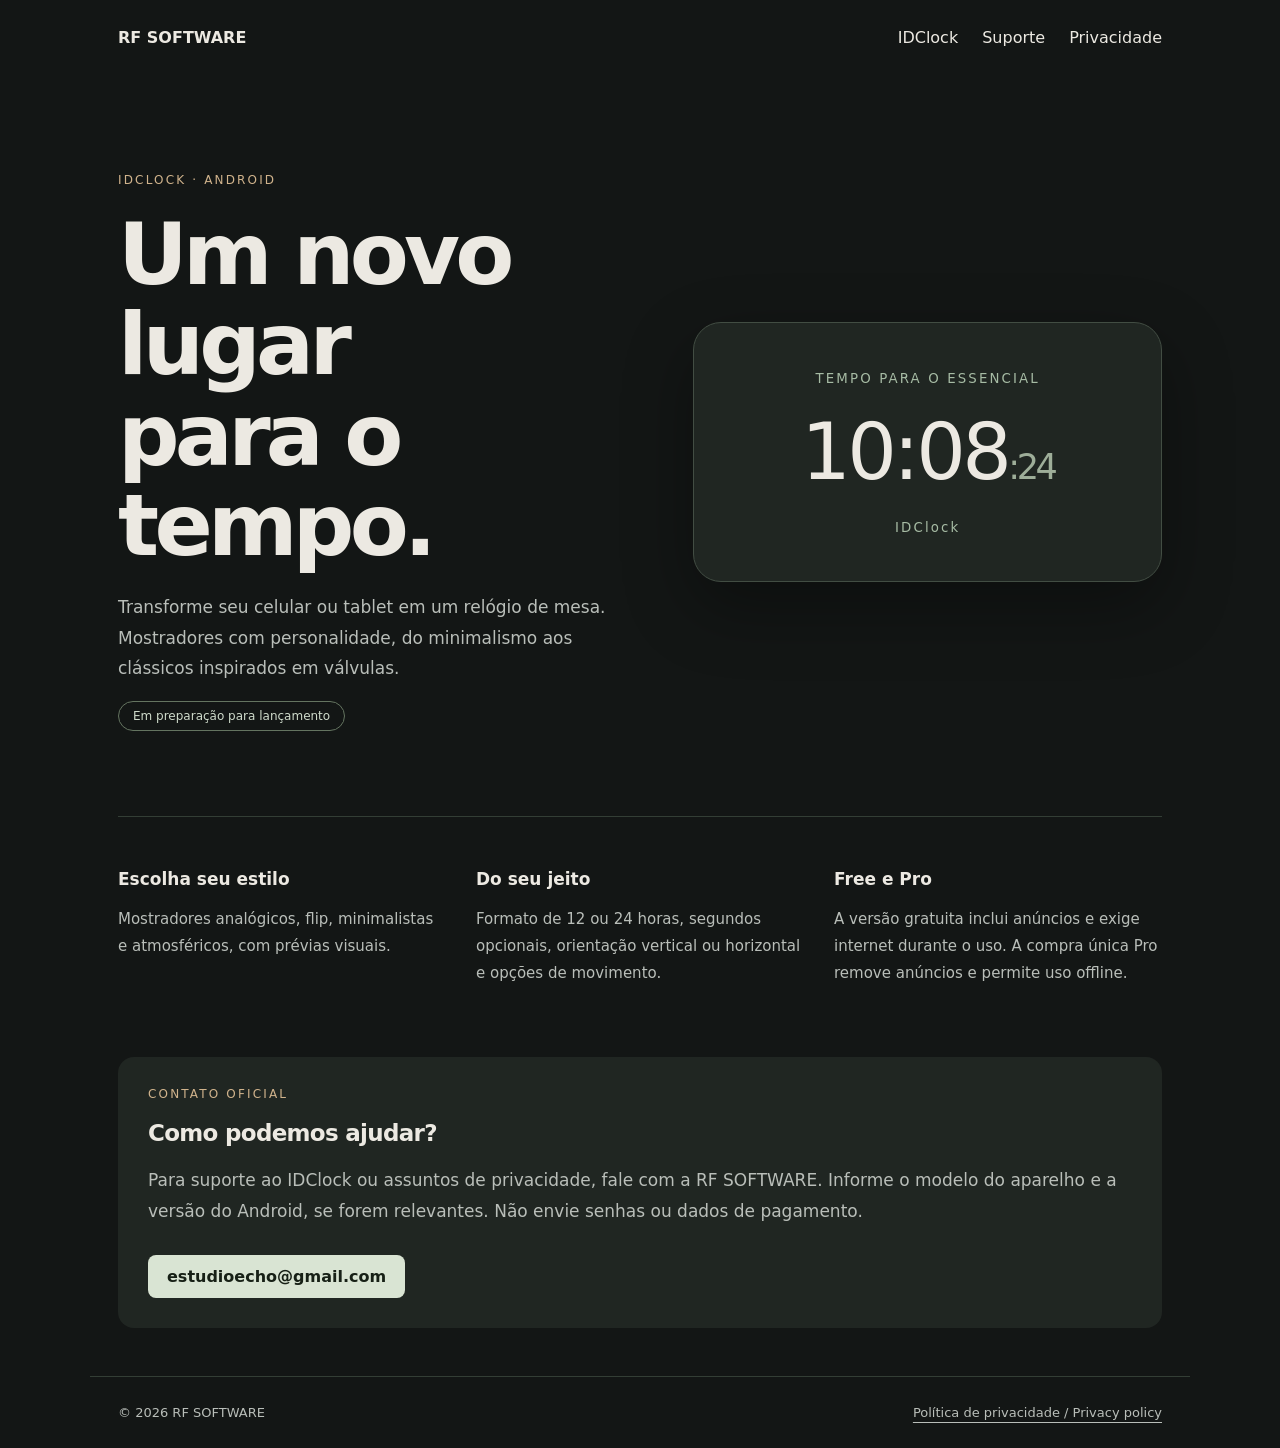
<file: index.html>
<!doctype html>
<html lang="pt-BR">
<meta charset="utf-8"><meta name="viewport" content="width=device-width,initial-scale=1">
<meta name="description" content="RF SOFTWARE. Conheça o IDClock, relógio de mesa para Android. Suporte e política de privacidade.">
<title>RF SOFTWARE · IDClock</title>
<style>
:root{color-scheme:dark;font-family:system-ui,sans-serif;color:#ece9e2;background:#131615}*{box-sizing:border-box}body{margin:0}main,header,footer{max-width:1100px;margin:auto;padding:28px}header,footer{display:flex;justify-content:space-between;gap:20px;flex-wrap:wrap}a{color:inherit;text-underline-offset:5px}header a{text-decoration:none}nav{display:flex;gap:24px}.hero{display:grid;grid-template-columns:1.1fr 1fr;gap:60px;align-items:center;padding:70px 0 85px}.eyebrow{color:#d0b38c;letter-spacing:.18em;font-size:12px;text-transform:uppercase}h1{font-size:clamp(48px,7vw,86px);line-height:1.05;letter-spacing:-.055em;margin:22px 0}p{color:#b9beb9;line-height:1.8;font-size:17px}.clock{background:#202622;border:1px solid #424d43;border-radius:28px;padding:45px 20px;text-align:center;box-shadow:0 25px 70px #0005}.clock time{display:block;font-variant-numeric:tabular-nums;font-size:clamp(48px,7vw,78px);font-weight:300;letter-spacing:-.045em;margin:20px 0}.clock small{color:#a6bba4;letter-spacing:.16em}.tag{display:inline-block;border:1px solid #647460;border-radius:20px;padding:7px 14px;color:#cfdbcb;font-size:12px}.features{display:grid;grid-template-columns:repeat(3,1fr);gap:30px;border-top:1px solid #333e35;padding-top:35px}h2{font-size:23px;letter-spacing:-.03em}h3{font-size:17px}.features p{font-size:15px}.support{margin:55px 0 20px;padding:30px;background:#202622;border-radius:16px}.button{display:inline-block;background:#d9e4d3;color:#172016;padding:12px 19px;border-radius:8px;text-decoration:none;font-weight:600;margin-top:12px}footer{border-top:1px solid #333e35;color:#b9beb9;font-size:13px}@media(max-width:700px){.hero{grid-template-columns:1fr;gap:35px;padding:30px 0 50px}.features{grid-template-columns:1fr;gap:8px}h1{font-size:55px}}
</style>
<header><a href="/" aria-label="RF SOFTWARE início"><strong>RF SOFTWARE</strong></a><nav><a href="#idclock">IDClock</a><a href="#suporte">Suporte</a><a href="/privacy.html">Privacidade</a></nav></header>
<main>
<section class="hero" id="idclock"><div><div class="eyebrow">IDClock · Android</div><h1>Um novo lugar<br>para o tempo.</h1><p>Transforme seu celular ou tablet em um relógio de mesa. Mostradores com personalidade, do minimalismo aos clássicos inspirados em válvulas.</p><span class="tag">Em preparação para lançamento</span></div><div class="clock" aria-label="Ilustração de relógio, marcando 10 horas e 08 minutos"><small>TEMPO PARA O ESSENCIAL</small><time>10:08<span style="font-size:.45em;color:#9eae99">:24</span></time><small>IDClock</small></div></section>
<section class="features" aria-label="Recursos"><div><h3>Escolha seu estilo</h3><p>Mostradores analógicos, flip, minimalistas e atmosféricos, com prévias visuais.</p></div><div><h3>Do seu jeito</h3><p>Formato de 12 ou 24 horas, segundos opcionais, orientação vertical ou horizontal e opções de movimento.</p></div><div><h3>Free e Pro</h3><p>A versão gratuita inclui anúncios e exige internet durante o uso. A compra única Pro remove anúncios e permite uso offline.</p></div></section>
<section class="support" id="suporte"><div class="eyebrow">Contato oficial</div><h2>Como podemos ajudar?</h2><p>Para suporte ao IDClock ou assuntos de privacidade, fale com a RF SOFTWARE. Informe o modelo do aparelho e a versão do Android, se forem relevantes. Não envie senhas ou dados de pagamento.</p><a class="button" href="mailto:estudioecho@gmail.com">estudioecho@gmail.com</a></section>
</main><footer><span>© 2026 RF SOFTWARE</span><a href="/privacy.html">Política de privacidade / Privacy policy</a></footer>
</html>
</file>
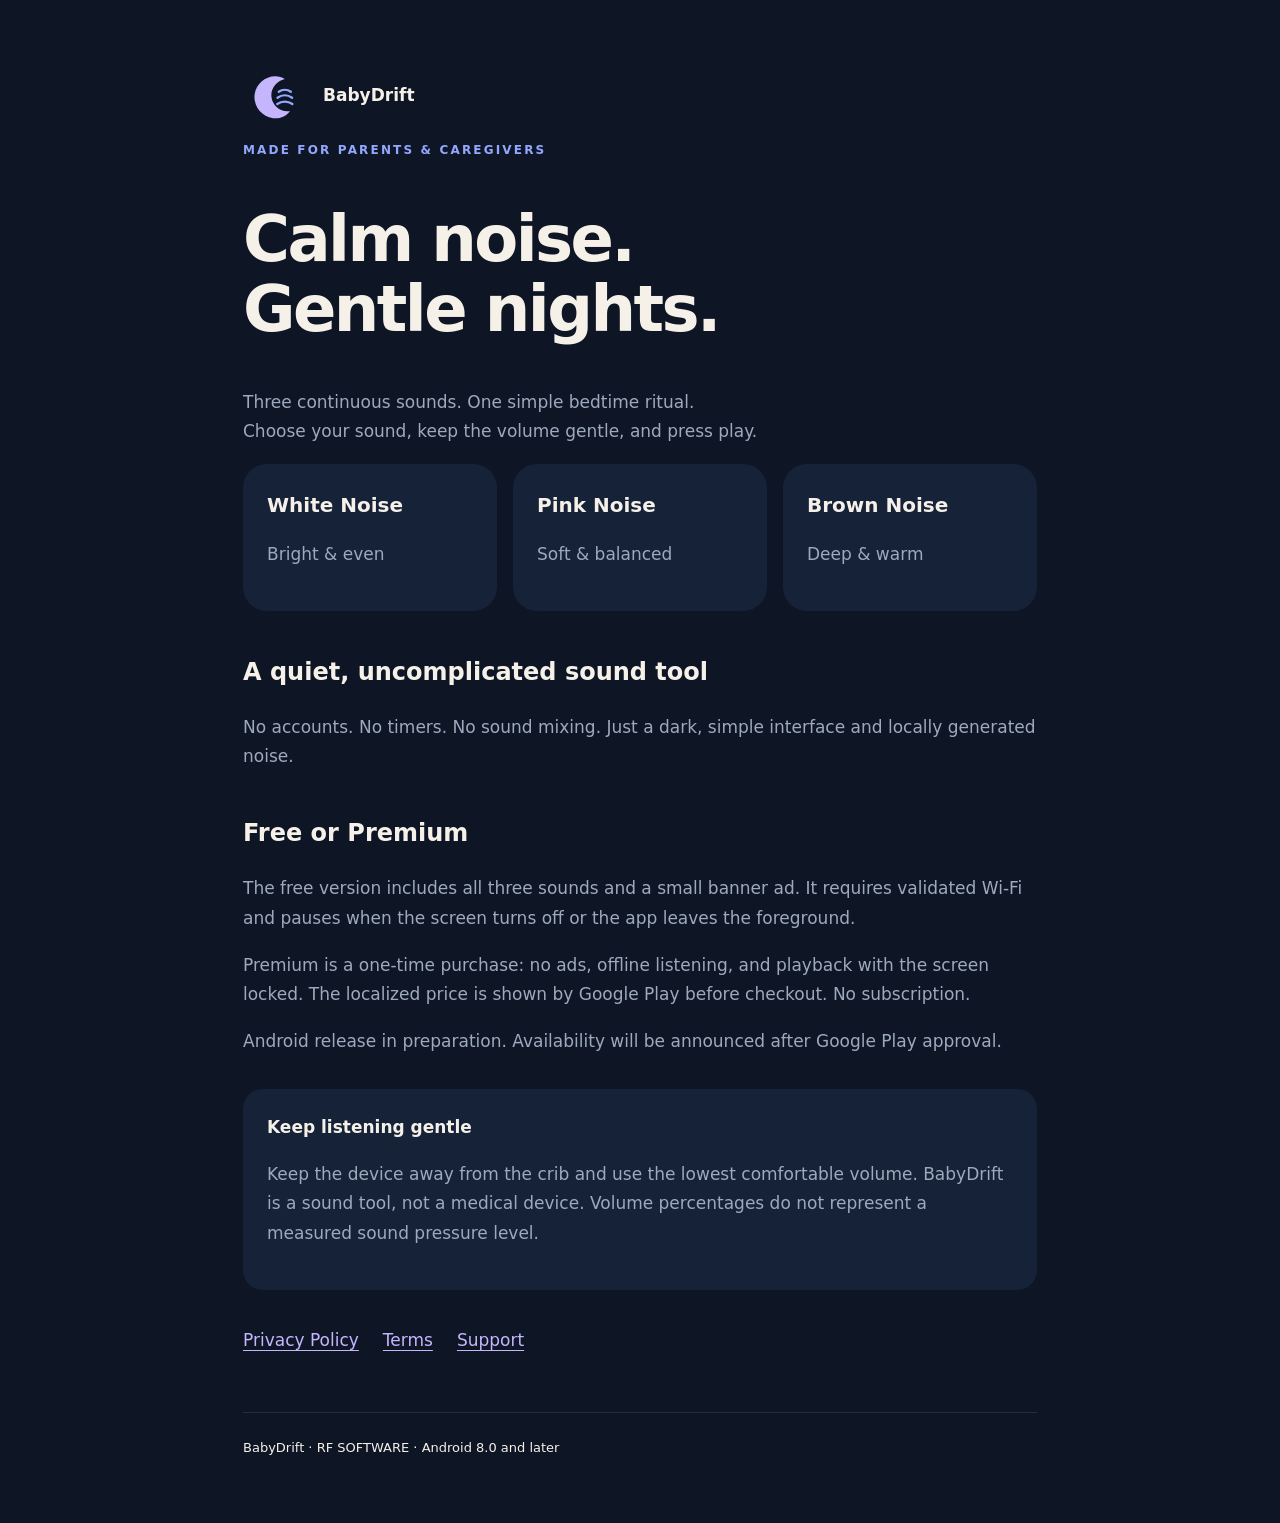
<file: babydrift/index.html>
<!doctype html><html lang="en"><meta charset="utf-8"><meta name="viewport" content="width=device-width,initial-scale=1"><title>BabyDrift · Calm noise. Gentle nights.</title><meta name="description" content="White, pink and brown noise for simple bedtime routines. An Android sound tool for parents and caregivers."><link rel="stylesheet" href="style.css"><main><header><img src="logo.svg" alt=""><strong>BabyDrift</strong></header><p class="eyebrow">MADE FOR PARENTS & CAREGIVERS</p><h1>Calm noise.<br>Gentle nights.</h1><p>Three continuous sounds. One simple bedtime ritual.<br>Choose your sound, keep the volume gentle, and press play.</p><div class="cards"><section class="card"><h2>White Noise</h2><p>Bright & even</p></section><section class="card"><h2>Pink Noise</h2><p>Soft & balanced</p></section><section class="card"><h2>Brown Noise</h2><p>Deep & warm</p></section></div><h2>A quiet, uncomplicated sound tool</h2><p>No accounts. No timers. No sound mixing. Just a dark, simple interface and locally generated noise.</p><h2>Free or Premium</h2><p>The free version includes all three sounds and a small banner ad. It requires validated Wi-Fi and pauses when the screen turns off or the app leaves the foreground.</p><p>Premium is a one-time purchase: no ads, offline listening, and playback with the screen locked. The localized price is shown by Google Play before checkout. No subscription.</p><p>Android release in preparation. Availability will be announced after Google Play approval.</p><aside class="note"><strong>Keep listening gentle</strong><p>Keep the device away from the crib and use the lowest comfortable volume. BabyDrift is a sound tool, not a medical device. Volume percentages do not represent a measured sound pressure level.</p></aside><nav><a href="privacy.html">Privacy Policy</a><a href="terms.html">Terms</a><a href="mailto:estudioecho@gmail.com">Support</a></nav><footer>BabyDrift · RF SOFTWARE · Android 8.0 and later</footer></main></html>
</file>
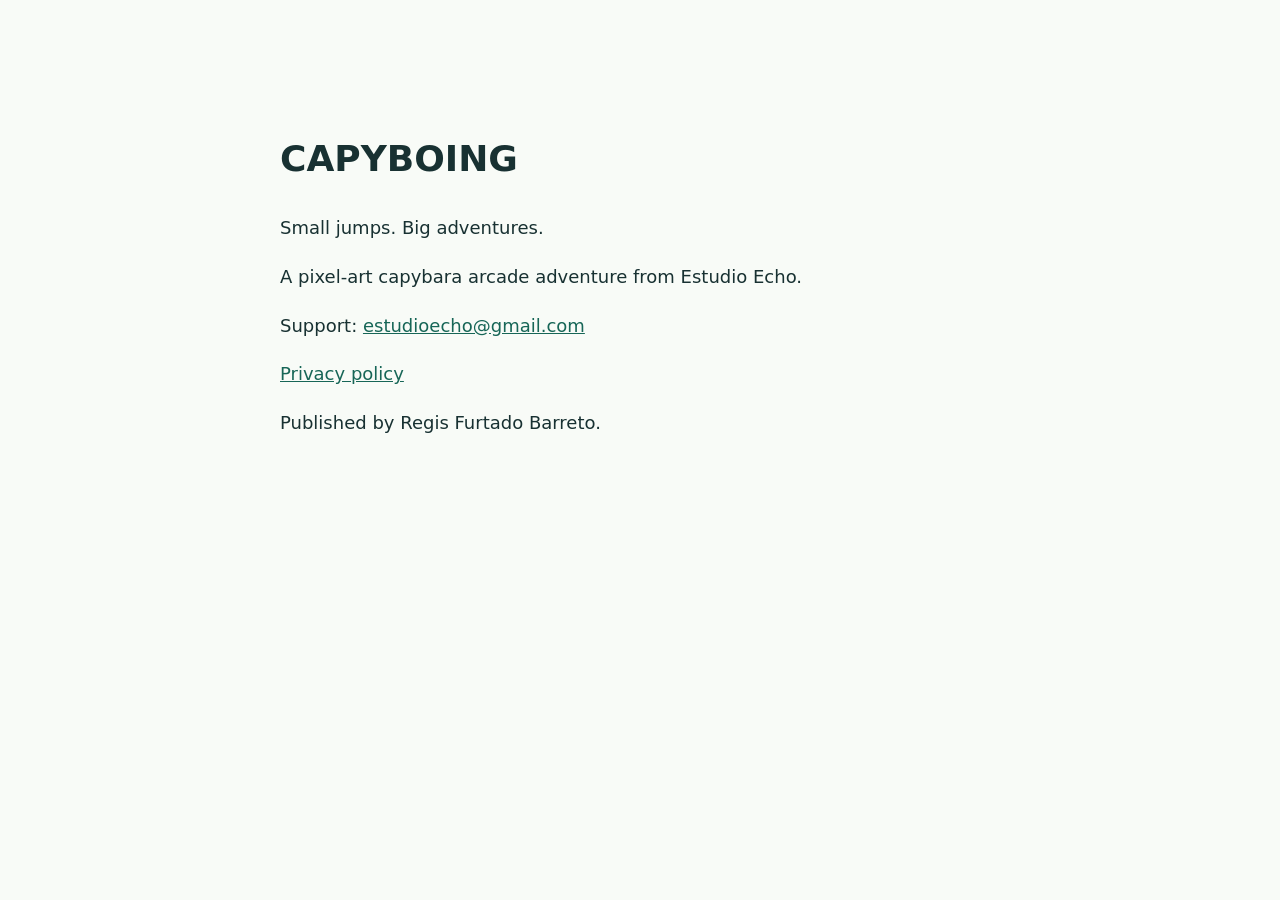
<file: capyboing/index.html>
<!doctype html><html lang="en"><meta charset="utf-8"><meta name="viewport" content="width=device-width,initial-scale=1"><title>CAPYBOING — Estudio Echo</title><style>body{max-width:720px;margin:80px auto;padding:24px;font:18px/1.7 system-ui;background:#f8fbf7;color:#183132}a{color:#176657}</style><h1>CAPYBOING</h1><p>Small jumps. Big adventures.</p><p>A pixel-art capybara arcade adventure from Estudio Echo.</p><p>Support: <a href="mailto:estudioecho@gmail.com">estudioecho@gmail.com</a></p><p><a href="privacy.html">Privacy policy</a></p><p>Published by Regis Furtado Barreto.</p></html>
</file>
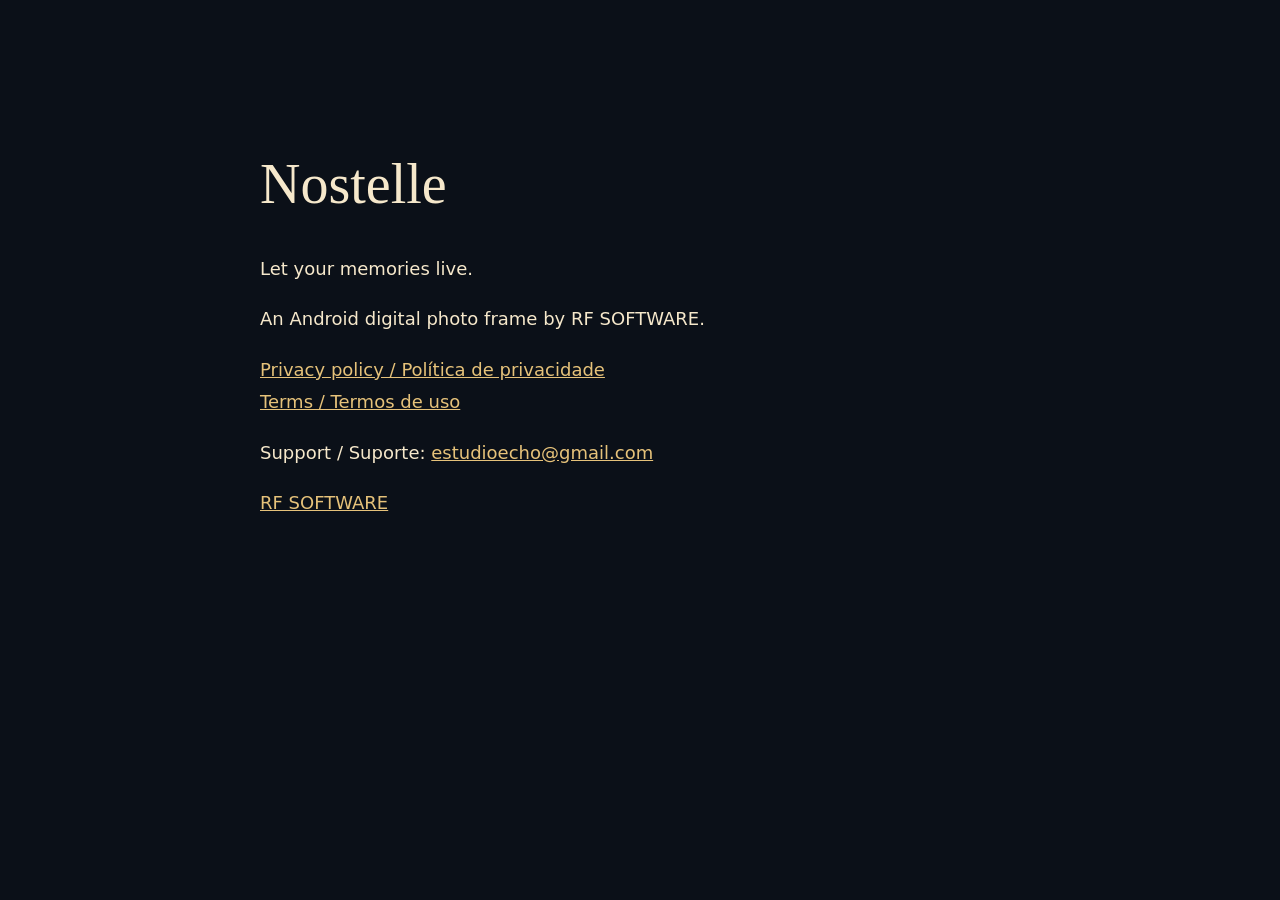
<file: nostelle/index.html>
<!doctype html><html lang="en"><meta charset="utf-8"><meta name="viewport" content="width=device-width,initial-scale=1"><title>Nostelle — RF SOFTWARE</title><style>body{background:#0b1018;color:#f6e8cb;font:18px/1.8 system-ui;max-width:760px;margin:10vh auto;padding:24px}h1{font:56px Georgia,serif}a{color:#e6c27a}</style><h1>Nostelle</h1><p>Let your memories live.</p><p>An Android digital photo frame by RF SOFTWARE.</p><p><a href="privacy.html">Privacy policy / Política de privacidade</a><br><a href="terms.html">Terms / Termos de uso</a></p><p>Support / Suporte: <a href="mailto:estudioecho@gmail.com">estudioecho@gmail.com</a></p><p><a href="/">RF SOFTWARE</a></p></html>
</file>
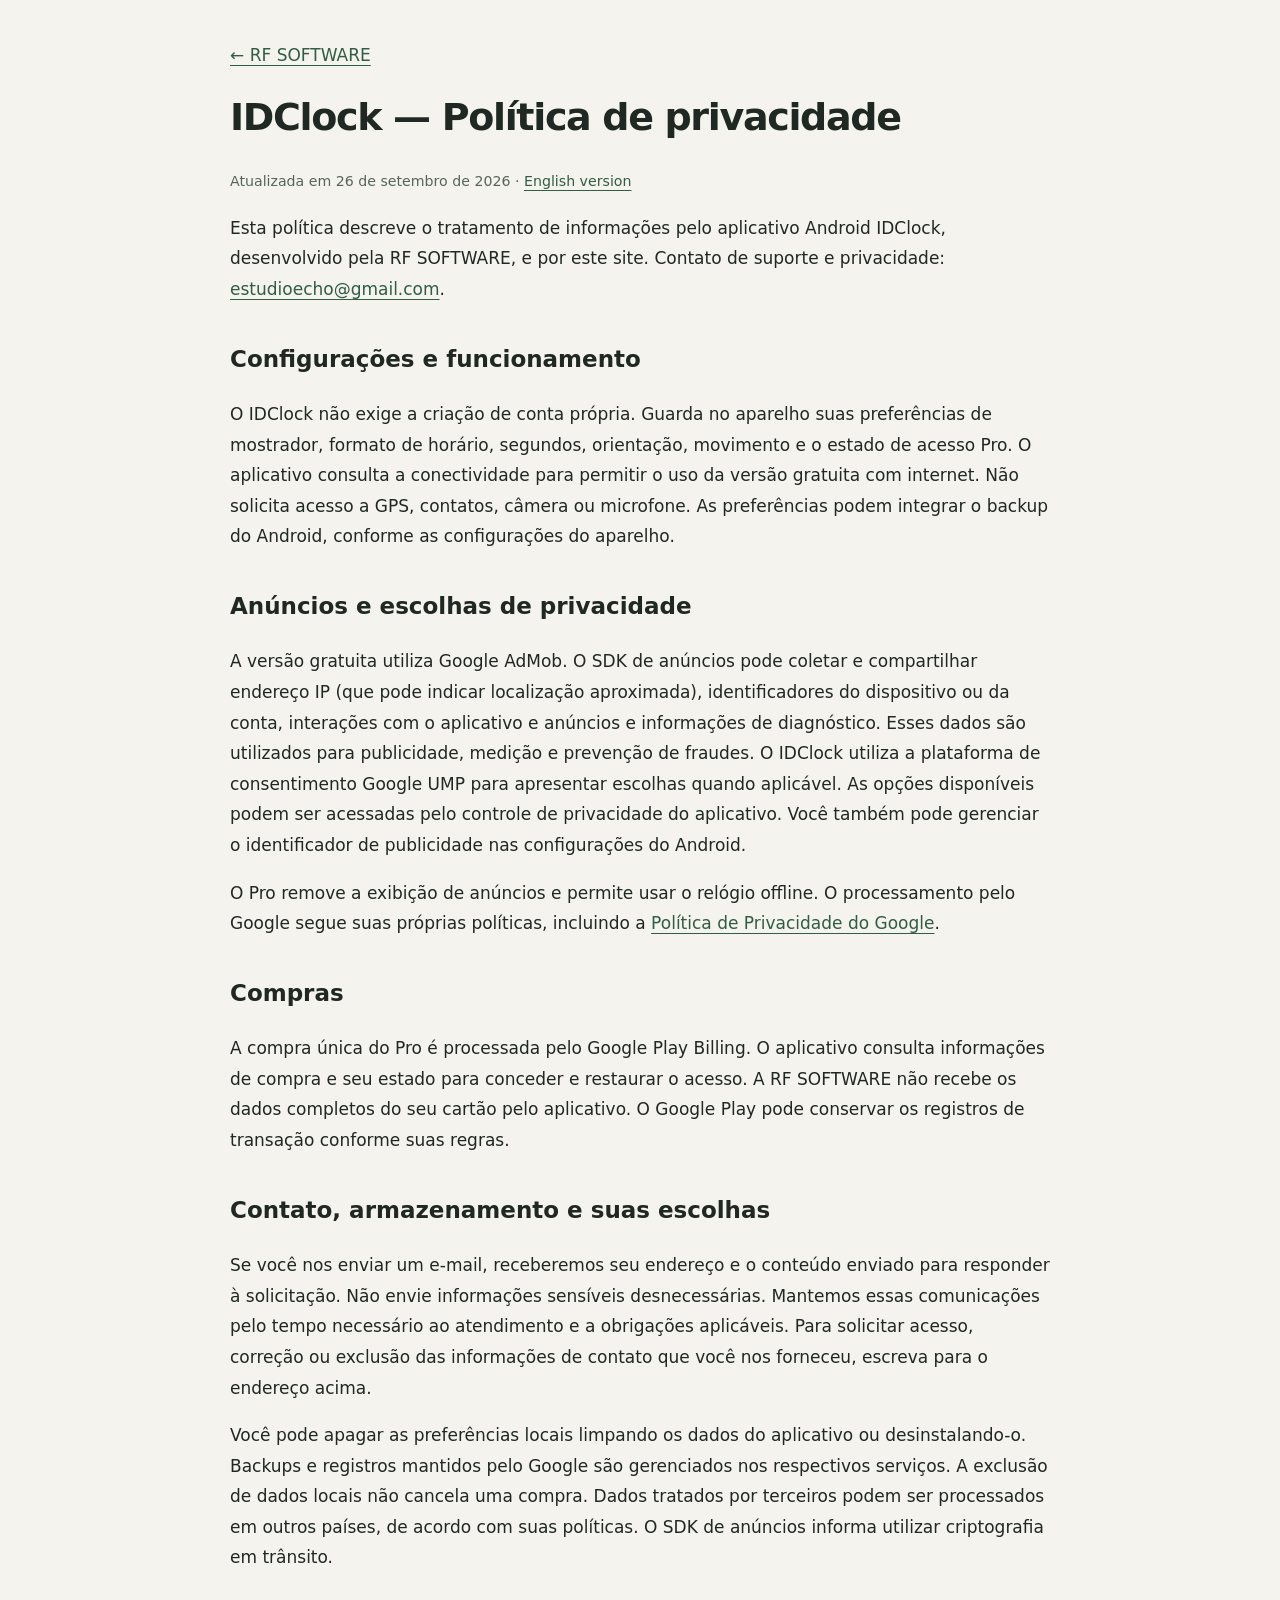
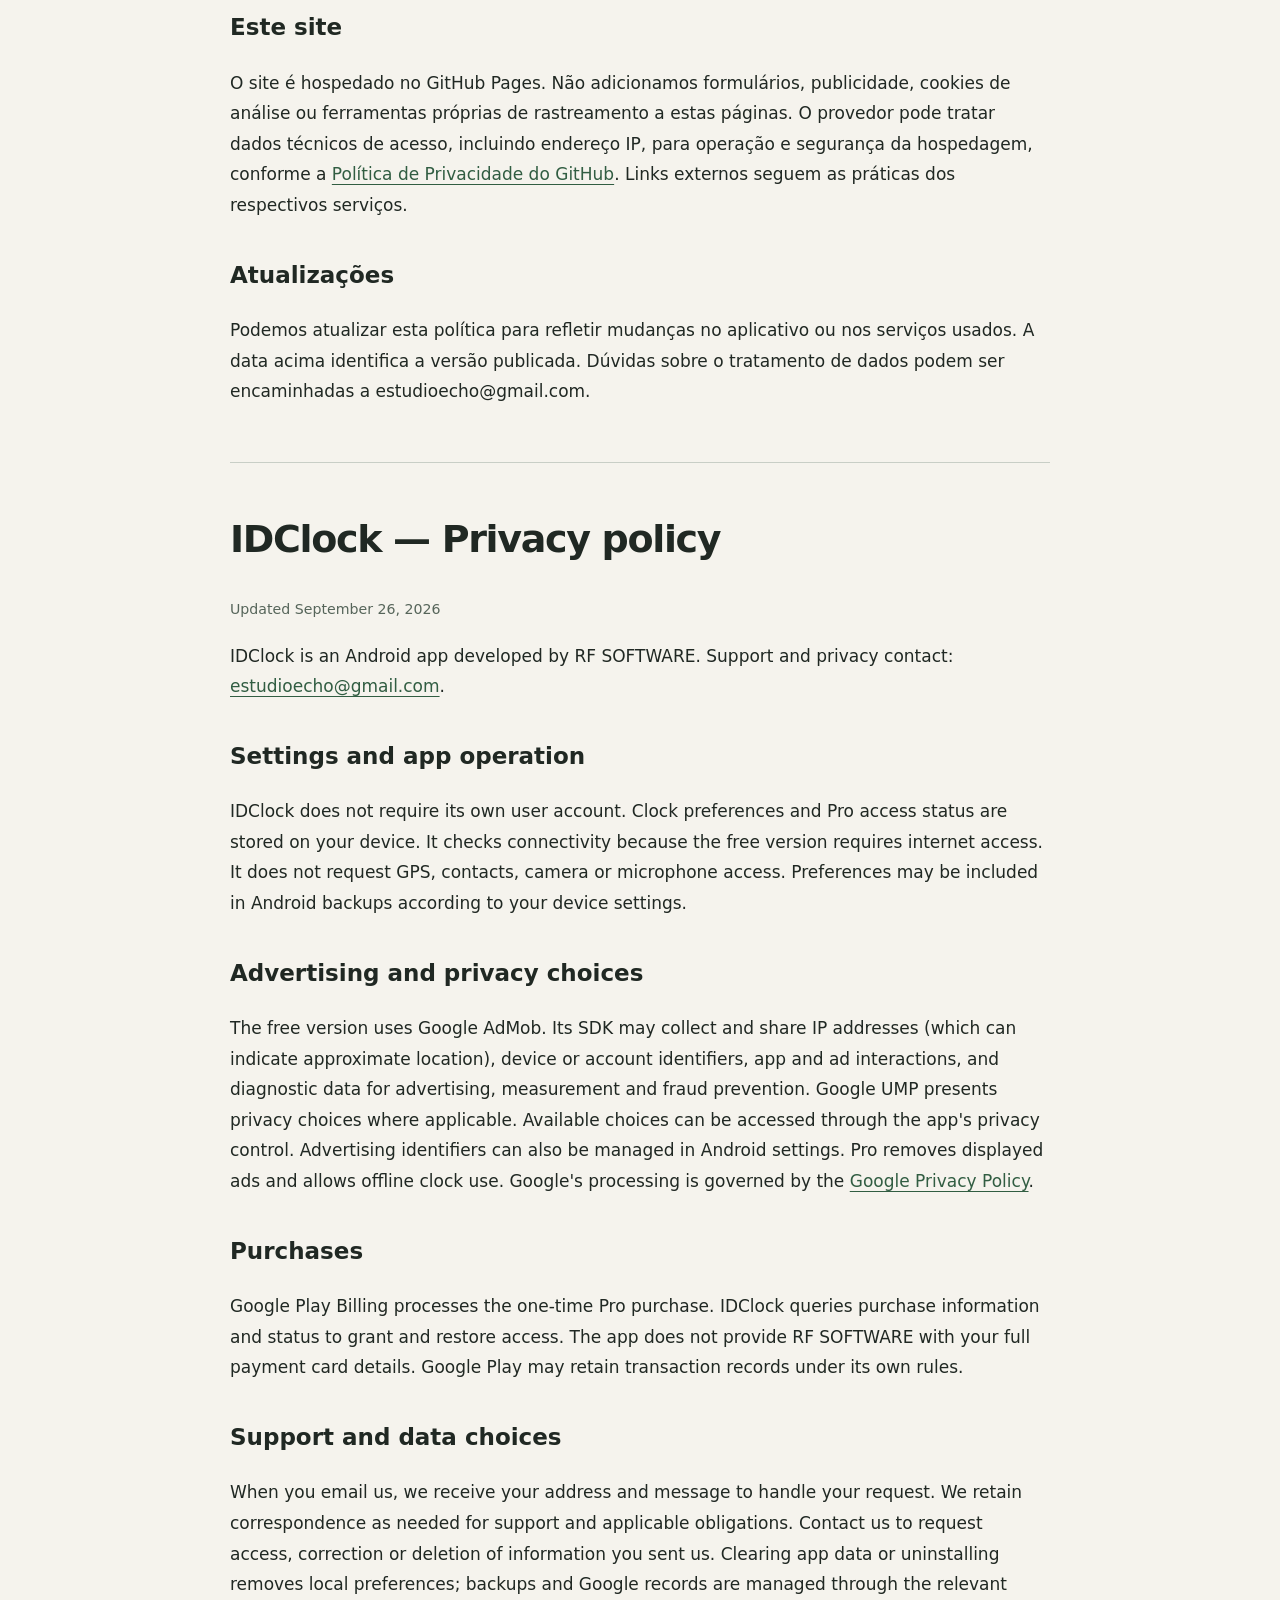
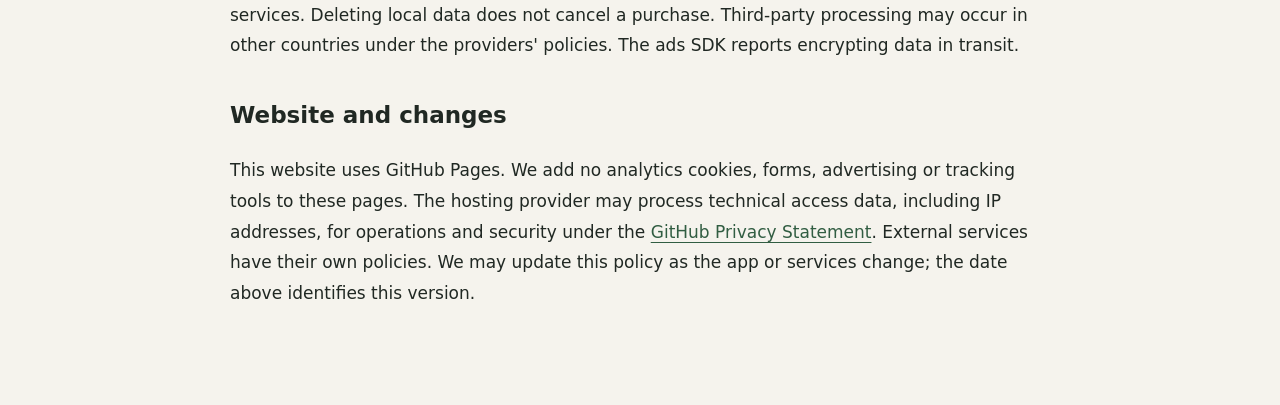
<file: privacy.html>
<!doctype html><html lang="pt-BR"><meta charset="utf-8"><meta name="viewport" content="width=device-width,initial-scale=1"><title>IDClock · Política de privacidade | RF SOFTWARE</title>
<style>body{font:17px/1.8 system-ui,sans-serif;background:#f5f3ed;color:#202823;margin:0}main{max-width:820px;margin:auto;padding:40px 24px 80px}a{color:#315d42;text-underline-offset:4px}h1{font-size:38px;line-height:1.15;letter-spacing:-.035em}h2{font-size:23px;margin-top:34px}small{color:#56655a}hr{margin:55px 0;border:0;border-top:1px solid #c8cec6}</style>
<main><a href="/">← RF SOFTWARE</a><h1>IDClock — Política de privacidade</h1><small>Atualizada em 26 de setembro de 2026 · <a href="#english">English version</a></small>
<p>Esta política descreve o tratamento de informações pelo aplicativo Android IDClock, desenvolvido pela RF SOFTWARE, e por este site. Contato de suporte e privacidade: <a href="mailto:estudioecho@gmail.com">estudioecho@gmail.com</a>.</p>
<h2>Configurações e funcionamento</h2><p>O IDClock não exige a criação de conta própria. Guarda no aparelho suas preferências de mostrador, formato de horário, segundos, orientação, movimento e o estado de acesso Pro. O aplicativo consulta a conectividade para permitir o uso da versão gratuita com internet. Não solicita acesso a GPS, contatos, câmera ou microfone. As preferências podem integrar o backup do Android, conforme as configurações do aparelho.</p>
<h2>Anúncios e escolhas de privacidade</h2><p>A versão gratuita utiliza Google AdMob. O SDK de anúncios pode coletar e compartilhar endereço IP (que pode indicar localização aproximada), identificadores do dispositivo ou da conta, interações com o aplicativo e anúncios e informações de diagnóstico. Esses dados são utilizados para publicidade, medição e prevenção de fraudes. O IDClock utiliza a plataforma de consentimento Google UMP para apresentar escolhas quando aplicável. As opções disponíveis podem ser acessadas pelo controle de privacidade do aplicativo. Você também pode gerenciar o identificador de publicidade nas configurações do Android.</p><p>O Pro remove a exibição de anúncios e permite usar o relógio offline. O processamento pelo Google segue suas próprias políticas, incluindo a <a href="https://policies.google.com/privacy">Política de Privacidade do Google</a>.</p>
<h2>Compras</h2><p>A compra única do Pro é processada pelo Google Play Billing. O aplicativo consulta informações de compra e seu estado para conceder e restaurar o acesso. A RF SOFTWARE não recebe os dados completos do seu cartão pelo aplicativo. O Google Play pode conservar os registros de transação conforme suas regras.</p>
<h2>Contato, armazenamento e suas escolhas</h2><p>Se você nos enviar um e-mail, receberemos seu endereço e o conteúdo enviado para responder à solicitação. Não envie informações sensíveis desnecessárias. Mantemos essas comunicações pelo tempo necessário ao atendimento e a obrigações aplicáveis. Para solicitar acesso, correção ou exclusão das informações de contato que você nos forneceu, escreva para o endereço acima.</p><p>Você pode apagar as preferências locais limpando os dados do aplicativo ou desinstalando-o. Backups e registros mantidos pelo Google são gerenciados nos respectivos serviços. A exclusão de dados locais não cancela uma compra. Dados tratados por terceiros podem ser processados em outros países, de acordo com suas políticas. O SDK de anúncios informa utilizar criptografia em trânsito.</p>
<h2>Este site</h2><p>O site é hospedado no GitHub Pages. Não adicionamos formulários, publicidade, cookies de análise ou ferramentas próprias de rastreamento a estas páginas. O provedor pode tratar dados técnicos de acesso, incluindo endereço IP, para operação e segurança da hospedagem, conforme a <a href="https://docs.github.com/en/site-policy/privacy-policies/github-general-privacy-statement">Política de Privacidade do GitHub</a>. Links externos seguem as práticas dos respectivos serviços.</p>
<h2>Atualizações</h2><p>Podemos atualizar esta política para refletir mudanças no aplicativo ou nos serviços usados. A data acima identifica a versão publicada. Dúvidas sobre o tratamento de dados podem ser encaminhadas a estudioecho@gmail.com.</p>
<hr><section id="english" lang="en"><h1>IDClock — Privacy policy</h1><small>Updated September 26, 2026</small><p>IDClock is an Android app developed by RF SOFTWARE. Support and privacy contact: <a href="mailto:estudioecho@gmail.com">estudioecho@gmail.com</a>.</p>
<h2>Settings and app operation</h2><p>IDClock does not require its own user account. Clock preferences and Pro access status are stored on your device. It checks connectivity because the free version requires internet access. It does not request GPS, contacts, camera or microphone access. Preferences may be included in Android backups according to your device settings.</p>
<h2>Advertising and privacy choices</h2><p>The free version uses Google AdMob. Its SDK may collect and share IP addresses (which can indicate approximate location), device or account identifiers, app and ad interactions, and diagnostic data for advertising, measurement and fraud prevention. Google UMP presents privacy choices where applicable. Available choices can be accessed through the app's privacy control. Advertising identifiers can also be managed in Android settings. Pro removes displayed ads and allows offline clock use. Google's processing is governed by the <a href="https://policies.google.com/privacy">Google Privacy Policy</a>.</p>
<h2>Purchases</h2><p>Google Play Billing processes the one-time Pro purchase. IDClock queries purchase information and status to grant and restore access. The app does not provide RF SOFTWARE with your full payment card details. Google Play may retain transaction records under its own rules.</p>
<h2>Support and data choices</h2><p>When you email us, we receive your address and message to handle your request. We retain correspondence as needed for support and applicable obligations. Contact us to request access, correction or deletion of information you sent us. Clearing app data or uninstalling removes local preferences; backups and Google records are managed through the relevant services. Deleting local data does not cancel a purchase. Third-party processing may occur in other countries under the providers' policies. The ads SDK reports encrypting data in transit.</p>
<h2>Website and changes</h2><p>This website uses GitHub Pages. We add no analytics cookies, forms, advertising or tracking tools to these pages. The hosting provider may process technical access data, including IP addresses, for operations and security under the <a href="https://docs.github.com/en/site-policy/privacy-policies/github-general-privacy-statement">GitHub Privacy Statement</a>. External services have their own policies. We may update this policy as the app or services change; the date above identifies this version.</p></section></main></html>
</file>
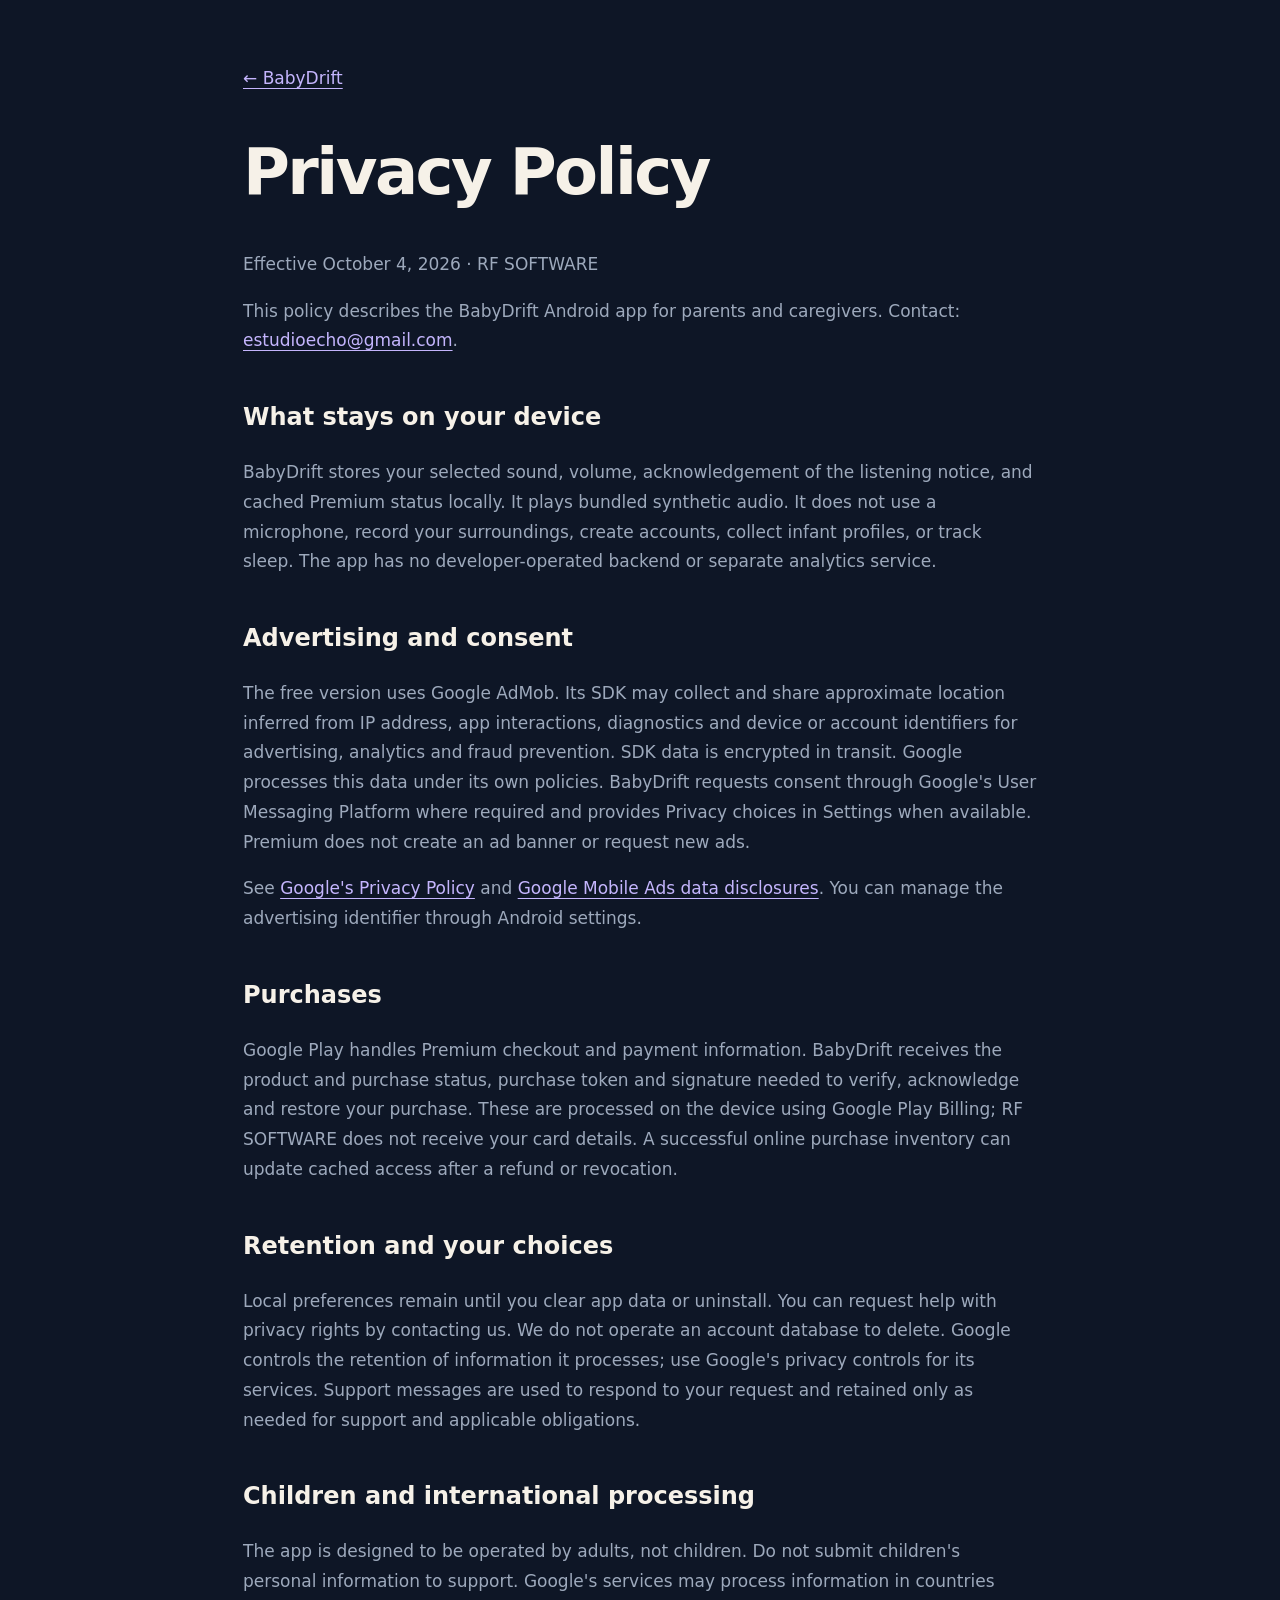
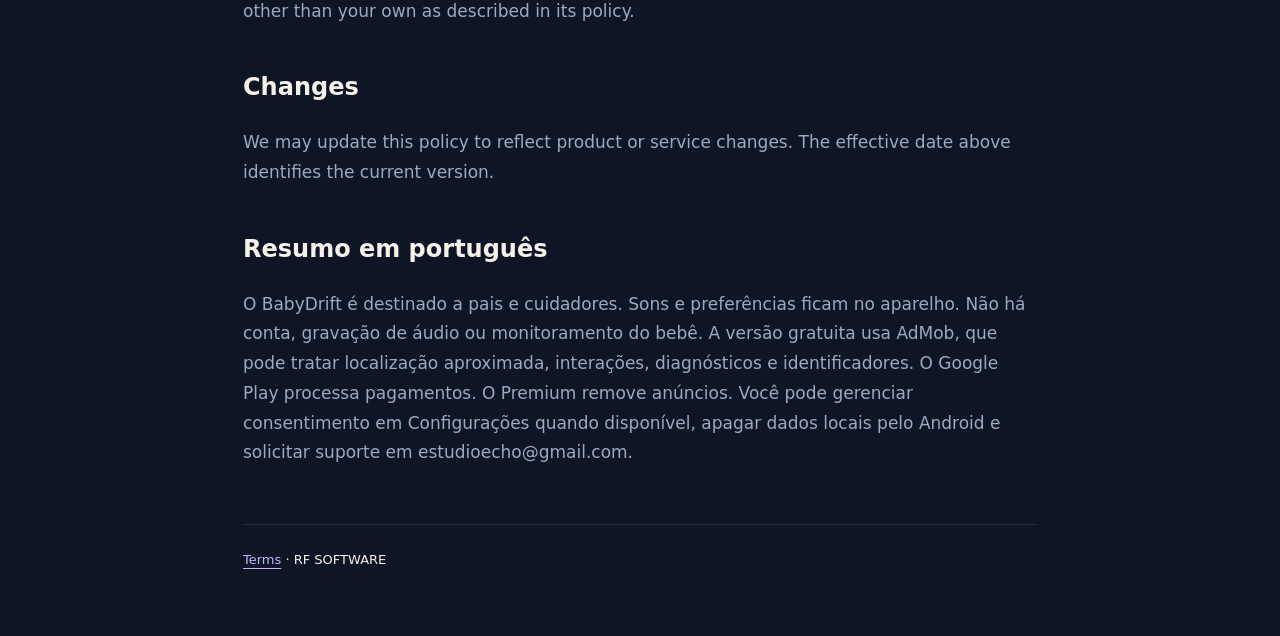
<file: babydrift/privacy.html>
<!doctype html><html lang="en"><meta charset="utf-8"><meta name="viewport" content="width=device-width,initial-scale=1"><title>BabyDrift — Privacy Policy</title><link rel="stylesheet" href="style.css"><main><a href="./">← BabyDrift</a><h1>Privacy Policy</h1><p>Effective October 4, 2026 · RF SOFTWARE</p><p>This policy describes the BabyDrift Android app for parents and caregivers. Contact: <a href="mailto:estudioecho@gmail.com">estudioecho@gmail.com</a>.</p><h2>What stays on your device</h2><p>BabyDrift stores your selected sound, volume, acknowledgement of the listening notice, and cached Premium status locally. It plays bundled synthetic audio. It does not use a microphone, record your surroundings, create accounts, collect infant profiles, or track sleep. The app has no developer-operated backend or separate analytics service.</p><h2>Advertising and consent</h2><p>The free version uses Google AdMob. Its SDK may collect and share approximate location inferred from IP address, app interactions, diagnostics and device or account identifiers for advertising, analytics and fraud prevention. SDK data is encrypted in transit. Google processes this data under its own policies. BabyDrift requests consent through Google's User Messaging Platform where required and provides Privacy choices in Settings when available. Premium does not create an ad banner or request new ads.</p><p>See <a href="https://policies.google.com/privacy">Google's Privacy Policy</a> and <a href="https://developers.google.com/admob/android/privacy/play-data-disclosure">Google Mobile Ads data disclosures</a>. You can manage the advertising identifier through Android settings.</p><h2>Purchases</h2><p>Google Play handles Premium checkout and payment information. BabyDrift receives the product and purchase status, purchase token and signature needed to verify, acknowledge and restore your purchase. These are processed on the device using Google Play Billing; RF SOFTWARE does not receive your card details. A successful online purchase inventory can update cached access after a refund or revocation.</p><h2>Retention and your choices</h2><p>Local preferences remain until you clear app data or uninstall. You can request help with privacy rights by contacting us. We do not operate an account database to delete. Google controls the retention of information it processes; use Google's privacy controls for its services. Support messages are used to respond to your request and retained only as needed for support and applicable obligations.</p><h2>Children and international processing</h2><p>The app is designed to be operated by adults, not children. Do not submit children's personal information to support. Google's services may process information in countries other than your own as described in its policy.</p><h2>Changes</h2><p>We may update this policy to reflect product or service changes. The effective date above identifies the current version.</p><h2>Resumo em português</h2><p>O BabyDrift é destinado a pais e cuidadores. Sons e preferências ficam no aparelho. Não há conta, gravação de áudio ou monitoramento do bebê. A versão gratuita usa AdMob, que pode tratar localização aproximada, interações, diagnósticos e identificadores. O Google Play processa pagamentos. O Premium remove anúncios. Você pode gerenciar consentimento em Configurações quando disponível, apagar dados locais pelo Android e solicitar suporte em estudioecho@gmail.com.</p><footer><a href="terms.html">Terms</a> · RF SOFTWARE</footer></main></html>
</file>
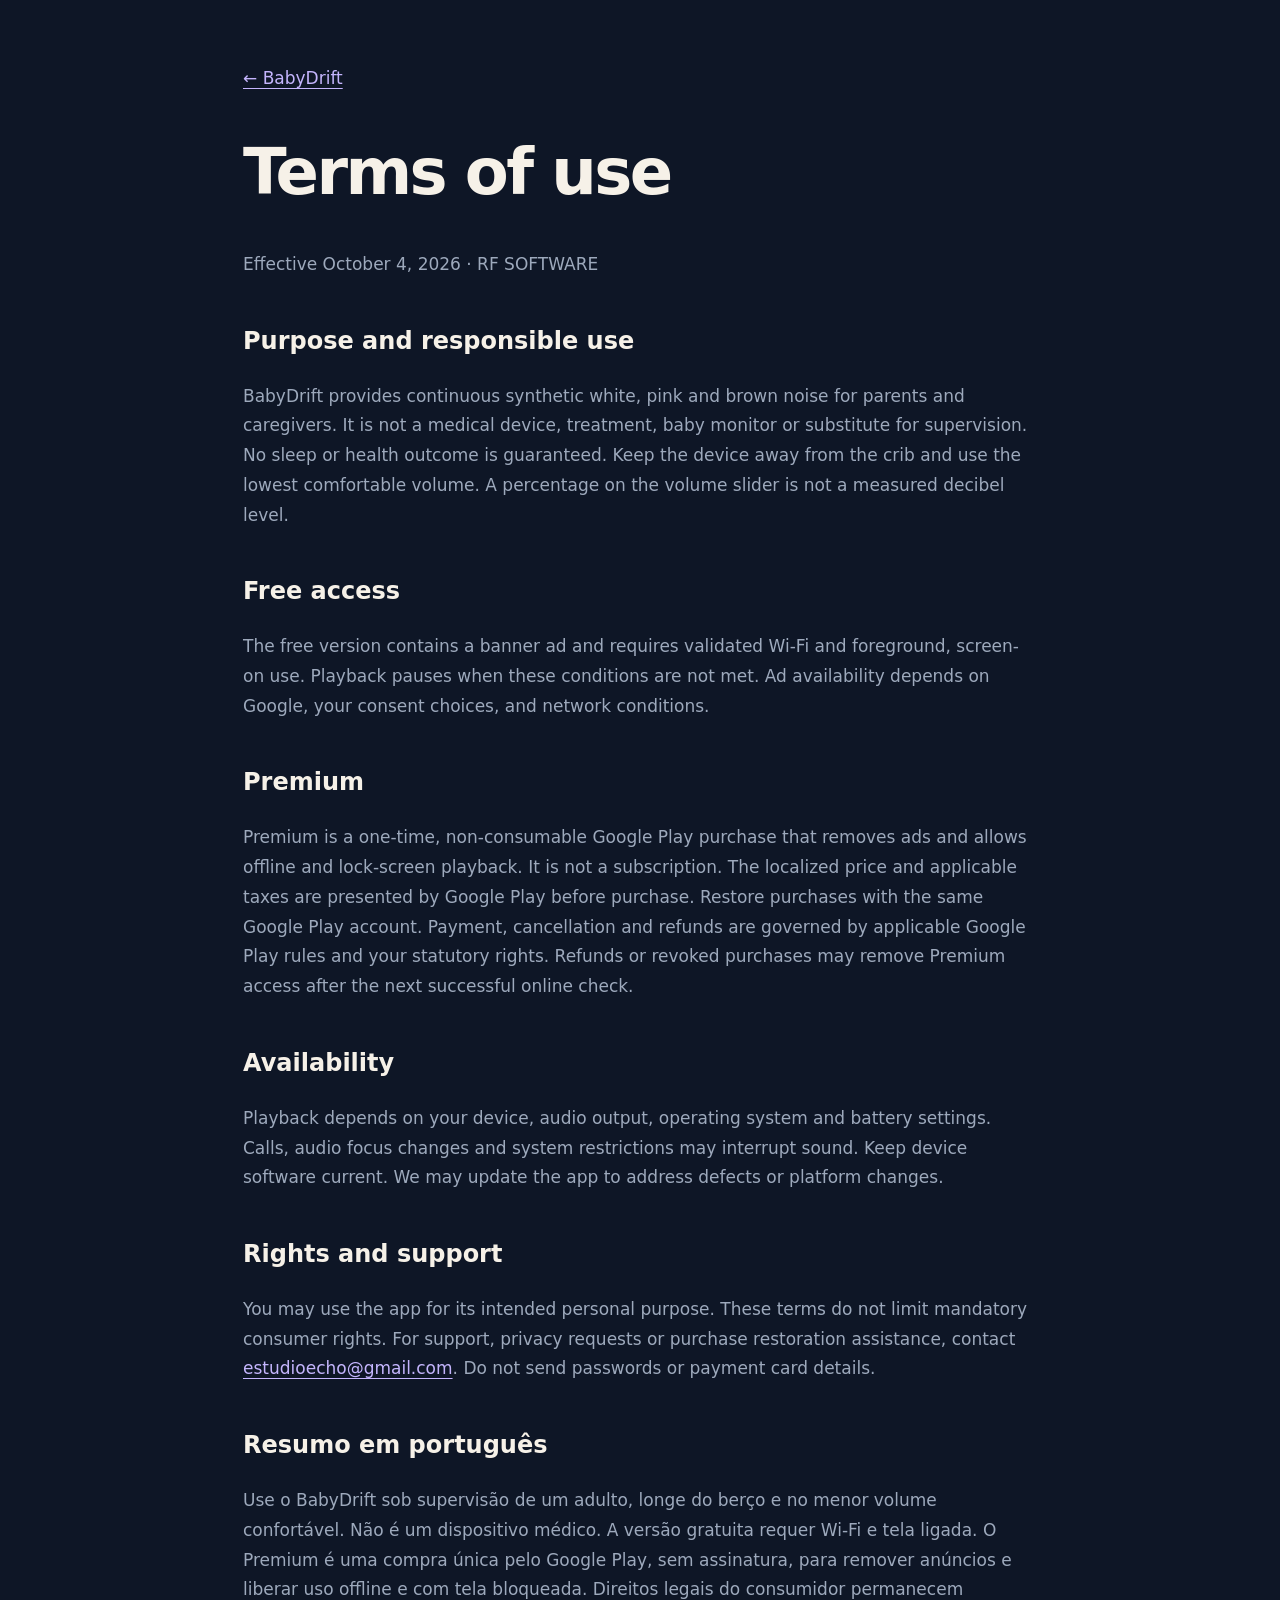
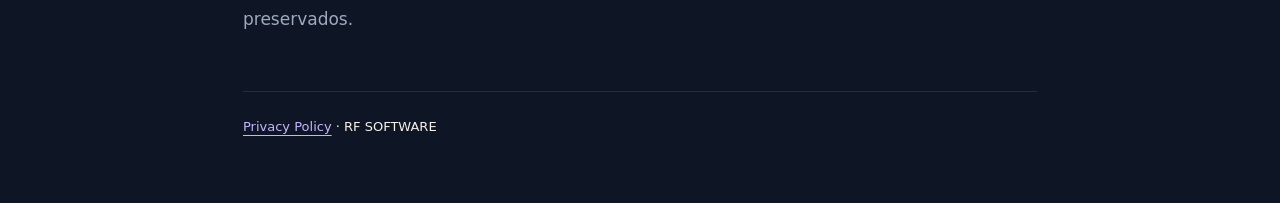
<file: babydrift/terms.html>
<!doctype html><html lang="en"><meta charset="utf-8"><meta name="viewport" content="width=device-width,initial-scale=1"><title>BabyDrift — Terms</title><link rel="stylesheet" href="style.css"><main><a href="./">← BabyDrift</a><h1>Terms of use</h1><p>Effective October 4, 2026 · RF SOFTWARE</p><h2>Purpose and responsible use</h2><p>BabyDrift provides continuous synthetic white, pink and brown noise for parents and caregivers. It is not a medical device, treatment, baby monitor or substitute for supervision. No sleep or health outcome is guaranteed. Keep the device away from the crib and use the lowest comfortable volume. A percentage on the volume slider is not a measured decibel level.</p><h2>Free access</h2><p>The free version contains a banner ad and requires validated Wi-Fi and foreground, screen-on use. Playback pauses when these conditions are not met. Ad availability depends on Google, your consent choices, and network conditions.</p><h2>Premium</h2><p>Premium is a one-time, non-consumable Google Play purchase that removes ads and allows offline and lock-screen playback. It is not a subscription. The localized price and applicable taxes are presented by Google Play before purchase. Restore purchases with the same Google Play account. Payment, cancellation and refunds are governed by applicable Google Play rules and your statutory rights. Refunds or revoked purchases may remove Premium access after the next successful online check.</p><h2>Availability</h2><p>Playback depends on your device, audio output, operating system and battery settings. Calls, audio focus changes and system restrictions may interrupt sound. Keep device software current. We may update the app to address defects or platform changes.</p><h2>Rights and support</h2><p>You may use the app for its intended personal purpose. These terms do not limit mandatory consumer rights. For support, privacy requests or purchase restoration assistance, contact <a href="mailto:estudioecho@gmail.com">estudioecho@gmail.com</a>. Do not send passwords or payment card details.</p><h2>Resumo em português</h2><p>Use o BabyDrift sob supervisão de um adulto, longe do berço e no menor volume confortável. Não é um dispositivo médico. A versão gratuita requer Wi-Fi e tela ligada. O Premium é uma compra única pelo Google Play, sem assinatura, para remover anúncios e liberar uso offline e com tela bloqueada. Direitos legais do consumidor permanecem preservados.</p><footer><a href="privacy.html">Privacy Policy</a> · RF SOFTWARE</footer></main></html>
</file>
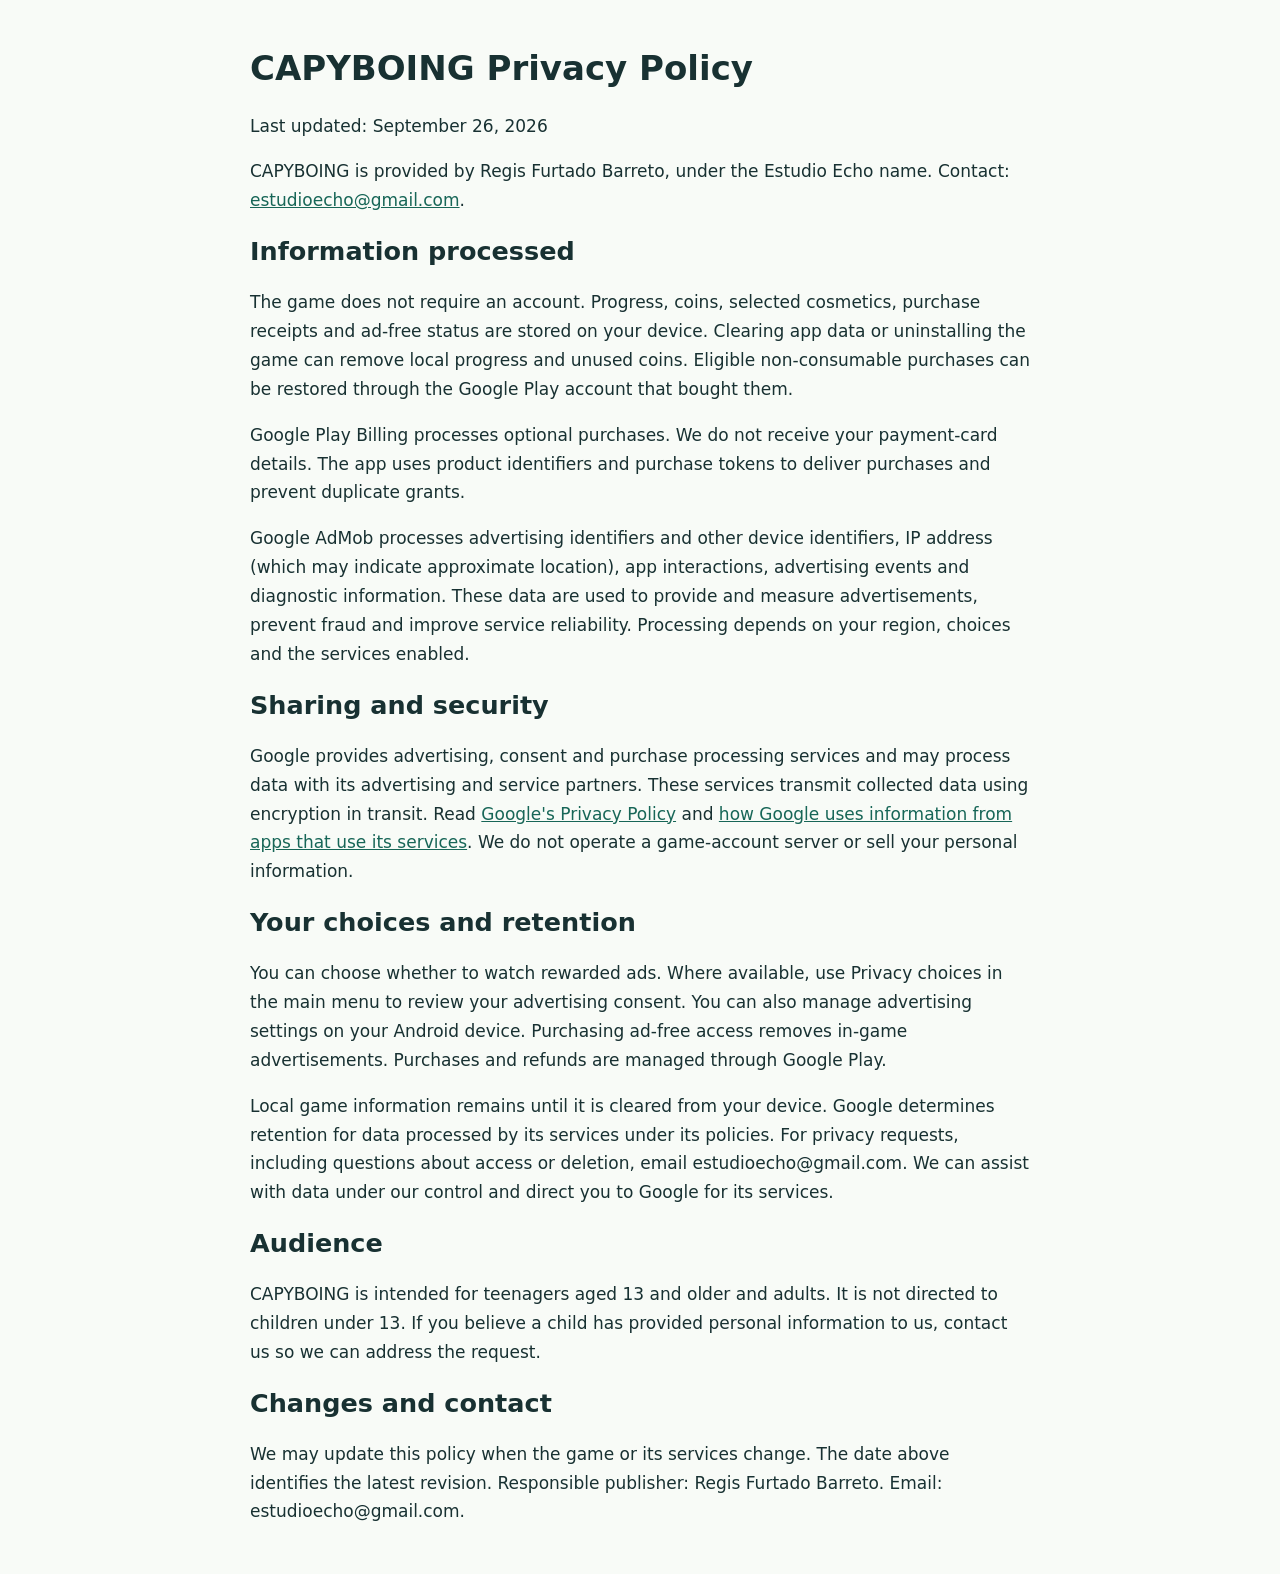
<file: capyboing/privacy.html>
<!doctype html>
<html lang="en"><meta charset="utf-8"><meta name="viewport" content="width=device-width,initial-scale=1">
<title>CAPYBOING Privacy Policy</title>
<style>body{max-width:780px;margin:48px auto;padding:0 24px;font:17px/1.7 system-ui;color:#183132;background:#f8fbf7}h1,h2{line-height:1.2}a{color:#176657}</style>
<h1>CAPYBOING Privacy Policy</h1><p>Last updated: September 26, 2026</p>
<p>CAPYBOING is provided by Regis Furtado Barreto, under the Estudio Echo name. Contact: <a href="mailto:estudioecho@gmail.com">estudioecho@gmail.com</a>.</p>
<h2>Information processed</h2>
<p>The game does not require an account. Progress, coins, selected cosmetics, purchase receipts and ad-free status are stored on your device. Clearing app data or uninstalling the game can remove local progress and unused coins. Eligible non-consumable purchases can be restored through the Google Play account that bought them.</p>
<p>Google Play Billing processes optional purchases. We do not receive your payment-card details. The app uses product identifiers and purchase tokens to deliver purchases and prevent duplicate grants.</p>
<p>Google AdMob processes advertising identifiers and other device identifiers, IP address (which may indicate approximate location), app interactions, advertising events and diagnostic information. These data are used to provide and measure advertisements, prevent fraud and improve service reliability. Processing depends on your region, choices and the services enabled.</p>
<h2>Sharing and security</h2>
<p>Google provides advertising, consent and purchase processing services and may process data with its advertising and service partners. These services transmit collected data using encryption in transit. Read <a href="https://policies.google.com/privacy">Google's Privacy Policy</a> and <a href="https://policies.google.com/technologies/partner-sites">how Google uses information from apps that use its services</a>. We do not operate a game-account server or sell your personal information.</p>
<h2>Your choices and retention</h2>
<p>You can choose whether to watch rewarded ads. Where available, use Privacy choices in the main menu to review your advertising consent. You can also manage advertising settings on your Android device. Purchasing ad-free access removes in-game advertisements. Purchases and refunds are managed through Google Play.</p>
<p>Local game information remains until it is cleared from your device. Google determines retention for data processed by its services under its policies. For privacy requests, including questions about access or deletion, email estudioecho@gmail.com. We can assist with data under our control and direct you to Google for its services.</p>
<h2>Audience</h2>
<p>CAPYBOING is intended for teenagers aged 13 and older and adults. It is not directed to children under 13. If you believe a child has provided personal information to us, contact us so we can address the request.</p>
<h2>Changes and contact</h2>
<p>We may update this policy when the game or its services change. The date above identifies the latest revision. Responsible publisher: Regis Furtado Barreto. Email: estudioecho@gmail.com.</p>
</html>
</file>
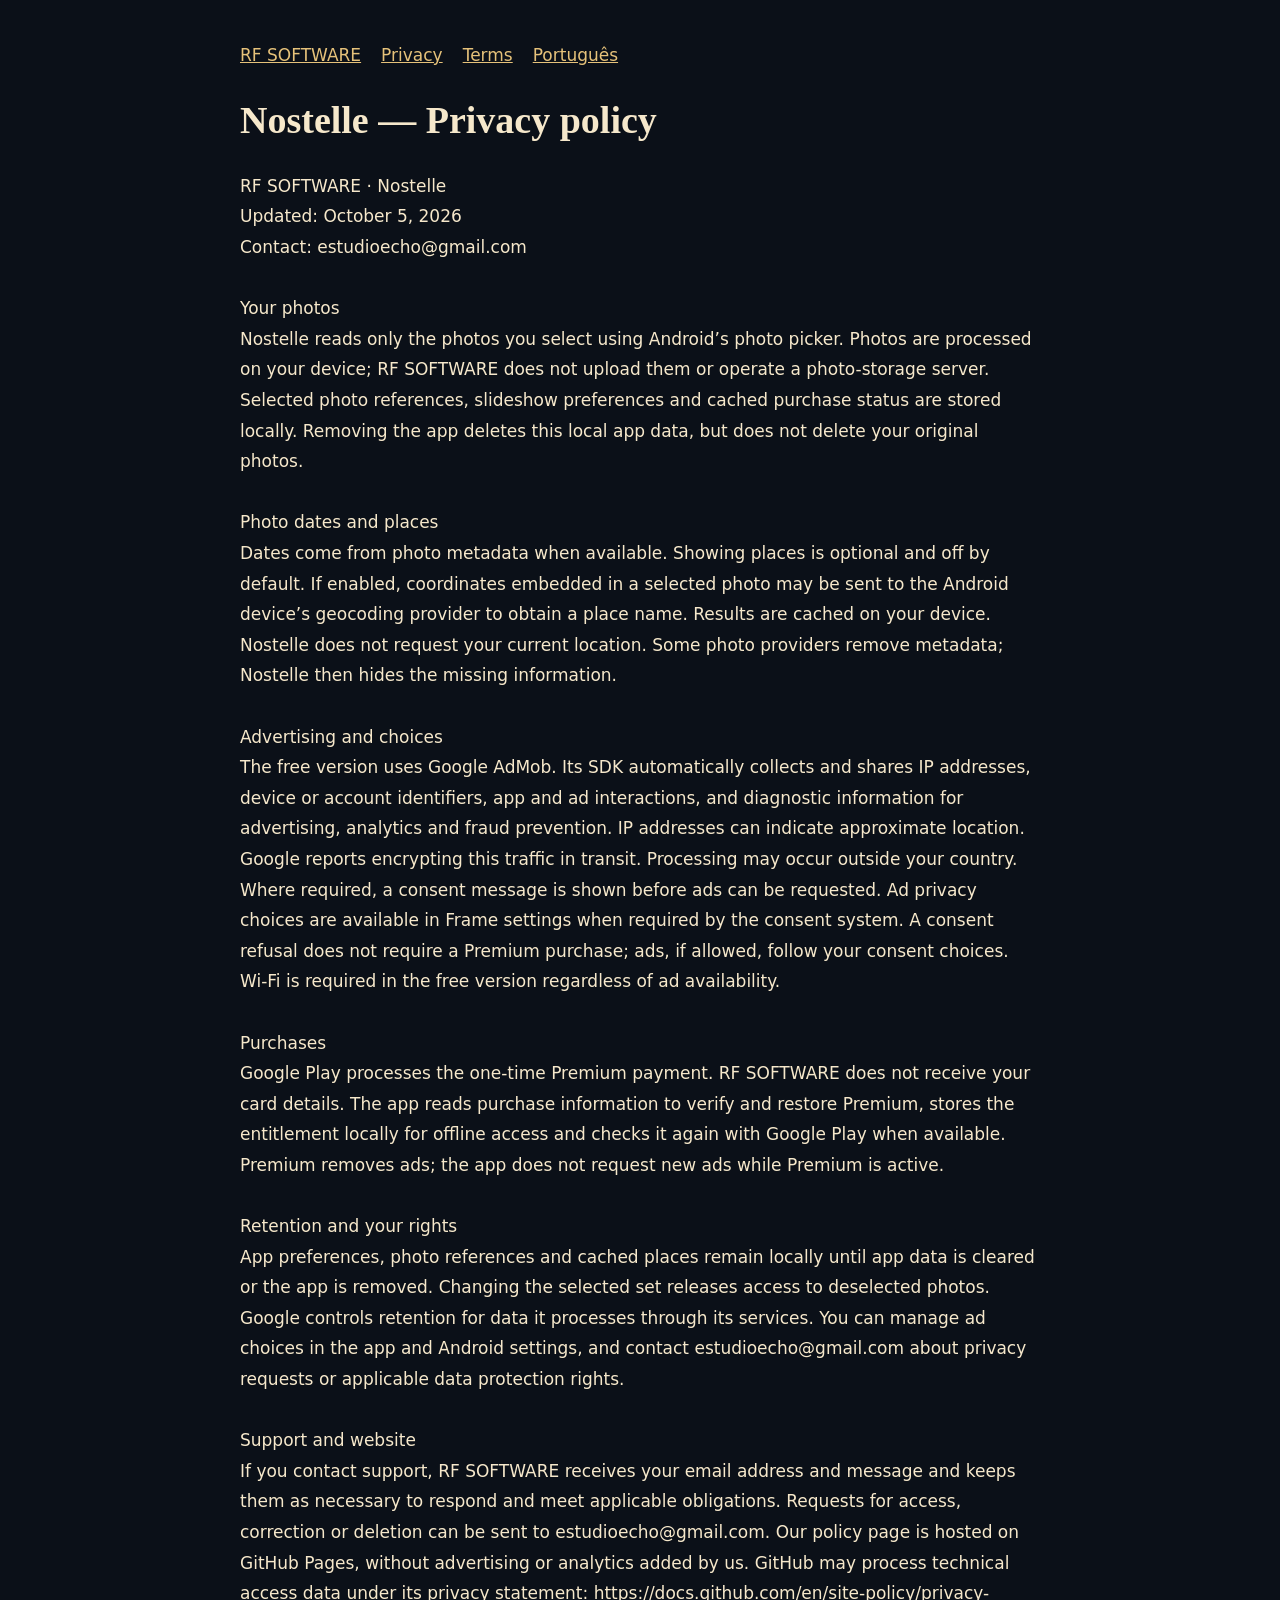
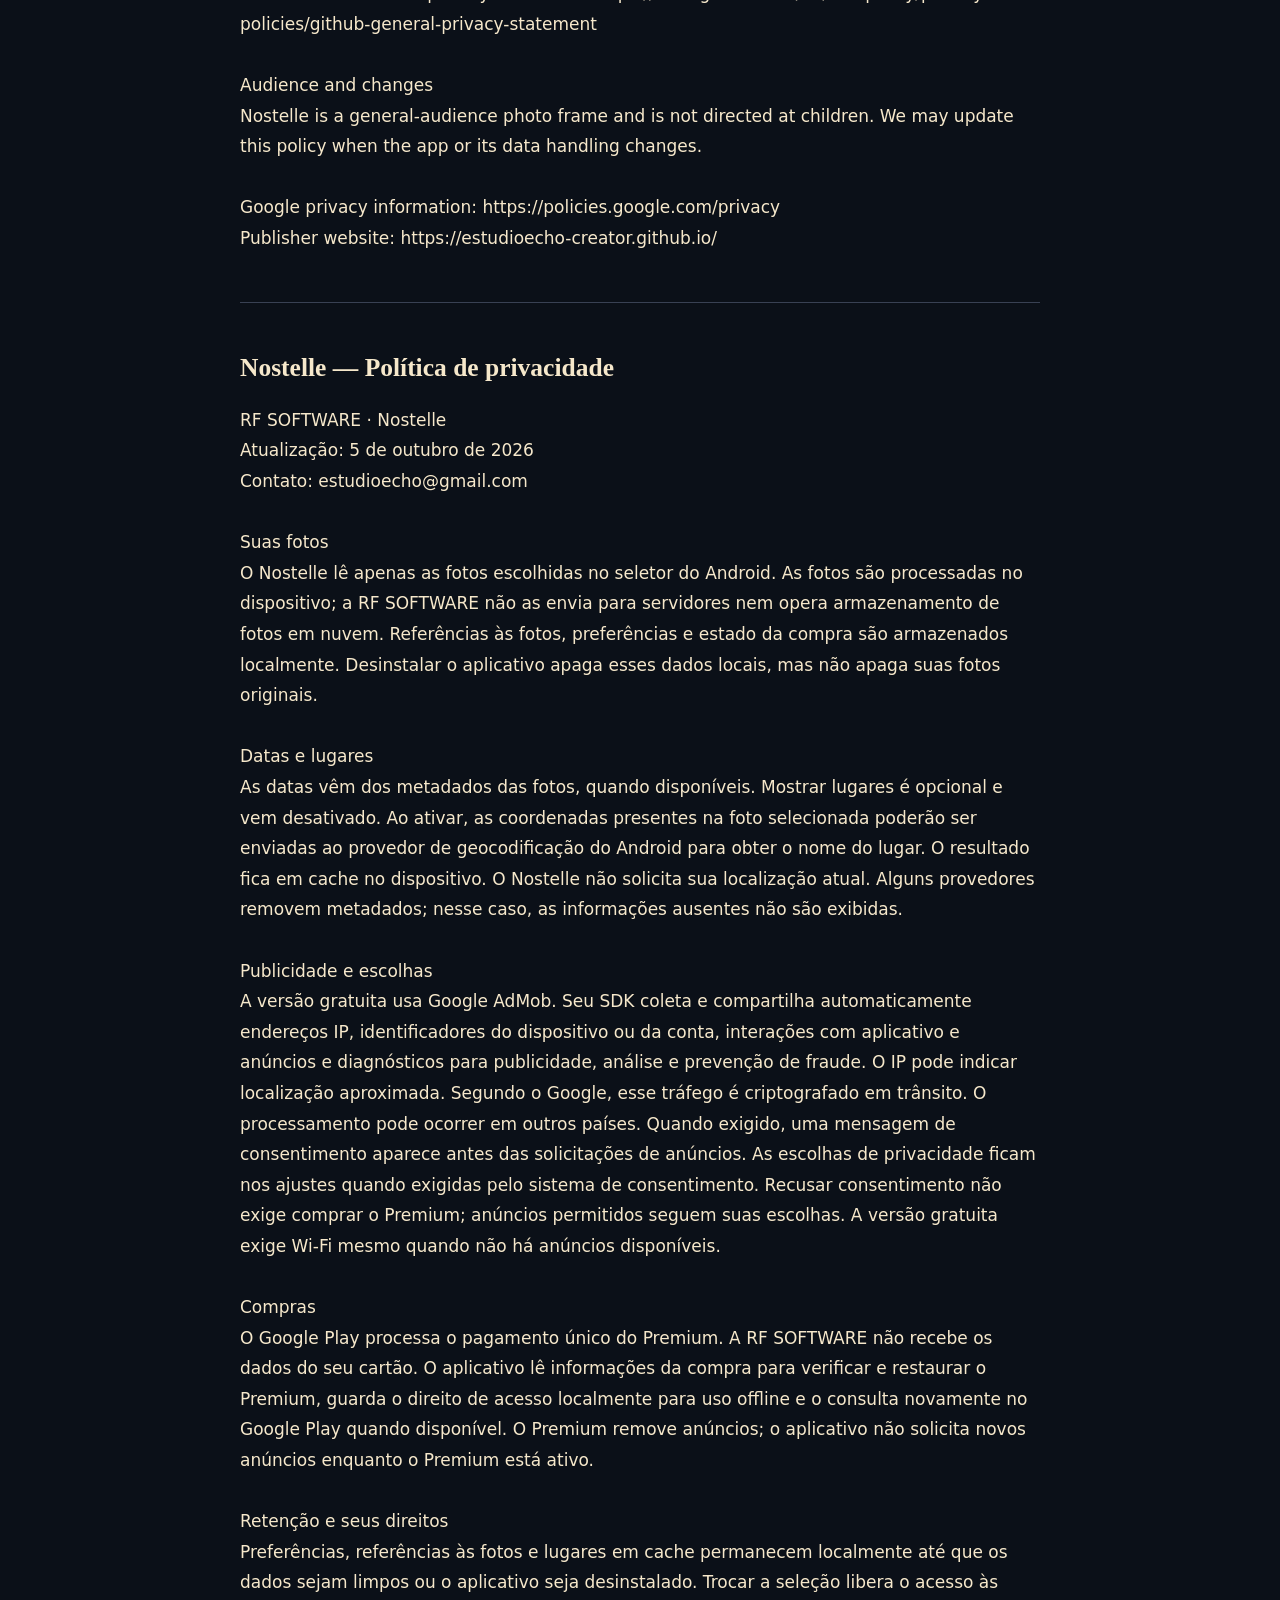
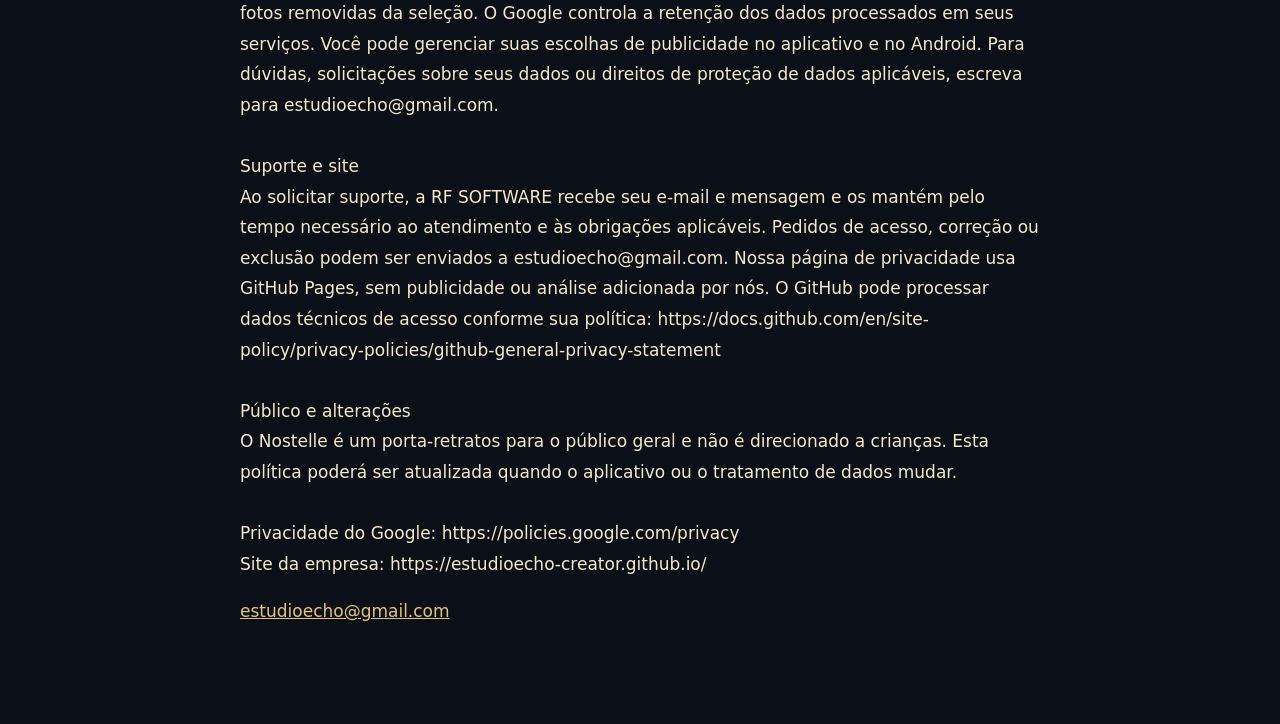
<file: nostelle/privacy.html>
<!doctype html>
<html lang="en"><head><meta charset="utf-8"><meta name="viewport" content="width=device-width,initial-scale=1"><title>Nostelle — Privacy policy | RF SOFTWARE</title><style>body{margin:0;background:#0b1018;color:#f6e8cb;font:17px/1.8 system-ui,sans-serif}main{max-width:800px;margin:auto;padding:40px 24px 80px}a{color:#e6c27a}h1,h2{font-family:Georgia,serif;line-height:1.3}h1{font-size:38px}.policy{white-space:pre-line}nav{display:flex;gap:20px;flex-wrap:wrap}hr{margin:48px 0;border:0;border-top:1px solid #394153}</style></head><body><main><nav><a href="/">RF SOFTWARE</a><a href="privacy.html">Privacy</a><a href="terms.html">Terms</a><a href="#portugues">Português</a></nav><h1>Nostelle — Privacy policy</h1><div class="policy">RF SOFTWARE &#183; Nostelle
Updated: October 5, 2026
Contact: estudioecho@gmail.com

Your photos
Nostelle reads only the photos you select using Android’s photo picker. Photos are processed on your device; RF SOFTWARE does not upload them or operate a photo-storage server. Selected photo references, slideshow preferences and cached purchase status are stored locally. Removing the app deletes this local app data, but does not delete your original photos.

Photo dates and places
Dates come from photo metadata when available. Showing places is optional and off by default. If enabled, coordinates embedded in a selected photo may be sent to the Android device’s geocoding provider to obtain a place name. Results are cached on your device. Nostelle does not request your current location. Some photo providers remove metadata; Nostelle then hides the missing information.

Advertising and choices
The free version uses Google AdMob. Its SDK automatically collects and shares IP addresses, device or account identifiers, app and ad interactions, and diagnostic information for advertising, analytics and fraud prevention. IP addresses can indicate approximate location. Google reports encrypting this traffic in transit. Processing may occur outside your country. Where required, a consent message is shown before ads can be requested. Ad privacy choices are available in Frame settings when required by the consent system. A consent refusal does not require a Premium purchase; ads, if allowed, follow your consent choices. Wi-Fi is required in the free version regardless of ad availability.

Purchases
Google Play processes the one-time Premium payment. RF SOFTWARE does not receive your card details. The app reads purchase information to verify and restore Premium, stores the entitlement locally for offline access and checks it again with Google Play when available. Premium removes ads; the app does not request new ads while Premium is active.

Retention and your rights
App preferences, photo references and cached places remain locally until app data is cleared or the app is removed. Changing the selected set releases access to deselected photos. Google controls retention for data it processes through its services. You can manage ad choices in the app and Android settings, and contact estudioecho@gmail.com about privacy requests or applicable data protection rights.

Support and website
If you contact support, RF SOFTWARE receives your email address and message and keeps them as necessary to respond and meet applicable obligations. Requests for access, correction or deletion can be sent to estudioecho@gmail.com. Our policy page is hosted on GitHub Pages, without advertising or analytics added by us. GitHub may process technical access data under its privacy statement: https://docs.github.com/en/site-policy/privacy-policies/github-general-privacy-statement

Audience and changes
Nostelle is a general-audience photo frame and is not directed at children. We may update this policy when the app or its data handling changes.

Google privacy information: https://policies.google.com/privacy
Publisher website: https://estudioecho-creator.github.io/
</div><hr><section lang="pt-BR" id="portugues"><h2>Nostelle — Política de privacidade</h2><div class="policy">RF SOFTWARE &#183; Nostelle
Atualiza&#231;&#227;o: 5 de outubro de 2026
Contato: estudioecho@gmail.com

Suas fotos
O Nostelle l&#234; apenas as fotos escolhidas no seletor do Android. As fotos s&#227;o processadas no dispositivo; a RF SOFTWARE n&#227;o as envia para servidores nem opera armazenamento de fotos em nuvem. Refer&#234;ncias &#224;s fotos, prefer&#234;ncias e estado da compra s&#227;o armazenados localmente. Desinstalar o aplicativo apaga esses dados locais, mas n&#227;o apaga suas fotos originais.

Datas e lugares
As datas v&#234;m dos metadados das fotos, quando dispon&#237;veis. Mostrar lugares &#233; opcional e vem desativado. Ao ativar, as coordenadas presentes na foto selecionada poder&#227;o ser enviadas ao provedor de geocodifica&#231;&#227;o do Android para obter o nome do lugar. O resultado fica em cache no dispositivo. O Nostelle n&#227;o solicita sua localiza&#231;&#227;o atual. Alguns provedores removem metadados; nesse caso, as informa&#231;&#245;es ausentes n&#227;o s&#227;o exibidas.

Publicidade e escolhas
A vers&#227;o gratuita usa Google AdMob. Seu SDK coleta e compartilha automaticamente endere&#231;os IP, identificadores do dispositivo ou da conta, intera&#231;&#245;es com aplicativo e an&#250;ncios e diagn&#243;sticos para publicidade, an&#225;lise e preven&#231;&#227;o de fraude. O IP pode indicar localiza&#231;&#227;o aproximada. Segundo o Google, esse tr&#225;fego &#233; criptografado em tr&#226;nsito. O processamento pode ocorrer em outros pa&#237;ses. Quando exigido, uma mensagem de consentimento aparece antes das solicita&#231;&#245;es de an&#250;ncios. As escolhas de privacidade ficam nos ajustes quando exigidas pelo sistema de consentimento. Recusar consentimento n&#227;o exige comprar o Premium; an&#250;ncios permitidos seguem suas escolhas. A vers&#227;o gratuita exige Wi-Fi mesmo quando n&#227;o h&#225; an&#250;ncios dispon&#237;veis.

Compras
O Google Play processa o pagamento &#250;nico do Premium. A RF SOFTWARE n&#227;o recebe os dados do seu cart&#227;o. O aplicativo l&#234; informa&#231;&#245;es da compra para verificar e restaurar o Premium, guarda o direito de acesso localmente para uso offline e o consulta novamente no Google Play quando dispon&#237;vel. O Premium remove an&#250;ncios; o aplicativo n&#227;o solicita novos an&#250;ncios enquanto o Premium est&#225; ativo.

Reten&#231;&#227;o e seus direitos
Prefer&#234;ncias, refer&#234;ncias &#224;s fotos e lugares em cache permanecem localmente at&#233; que os dados sejam limpos ou o aplicativo seja desinstalado. Trocar a sele&#231;&#227;o libera o acesso &#224;s fotos removidas da sele&#231;&#227;o. O Google controla a reten&#231;&#227;o dos dados processados em seus servi&#231;os. Voc&#234; pode gerenciar suas escolhas de publicidade no aplicativo e no Android. Para d&#250;vidas, solicita&#231;&#245;es sobre seus dados ou direitos de prote&#231;&#227;o de dados aplic&#225;veis, escreva para estudioecho@gmail.com.

Suporte e site
Ao solicitar suporte, a RF SOFTWARE recebe seu e-mail e mensagem e os mant&#233;m pelo tempo necess&#225;rio ao atendimento e &#224;s obriga&#231;&#245;es aplic&#225;veis. Pedidos de acesso, corre&#231;&#227;o ou exclus&#227;o podem ser enviados a estudioecho@gmail.com. Nossa p&#225;gina de privacidade usa GitHub Pages, sem publicidade ou an&#225;lise adicionada por n&#243;s. O GitHub pode processar dados t&#233;cnicos de acesso conforme sua pol&#237;tica: https://docs.github.com/en/site-policy/privacy-policies/github-general-privacy-statement

P&#250;blico e altera&#231;&#245;es
O Nostelle &#233; um porta-retratos para o p&#250;blico geral e n&#227;o &#233; direcionado a crian&#231;as. Esta pol&#237;tica poder&#225; ser atualizada quando o aplicativo ou o tratamento de dados mudar.

Privacidade do Google: https://policies.google.com/privacy
Site da empresa: https://estudioecho-creator.github.io/
</div></section><p><a href="mailto:estudioecho@gmail.com">estudioecho@gmail.com</a></p></main></body></html>
</file>
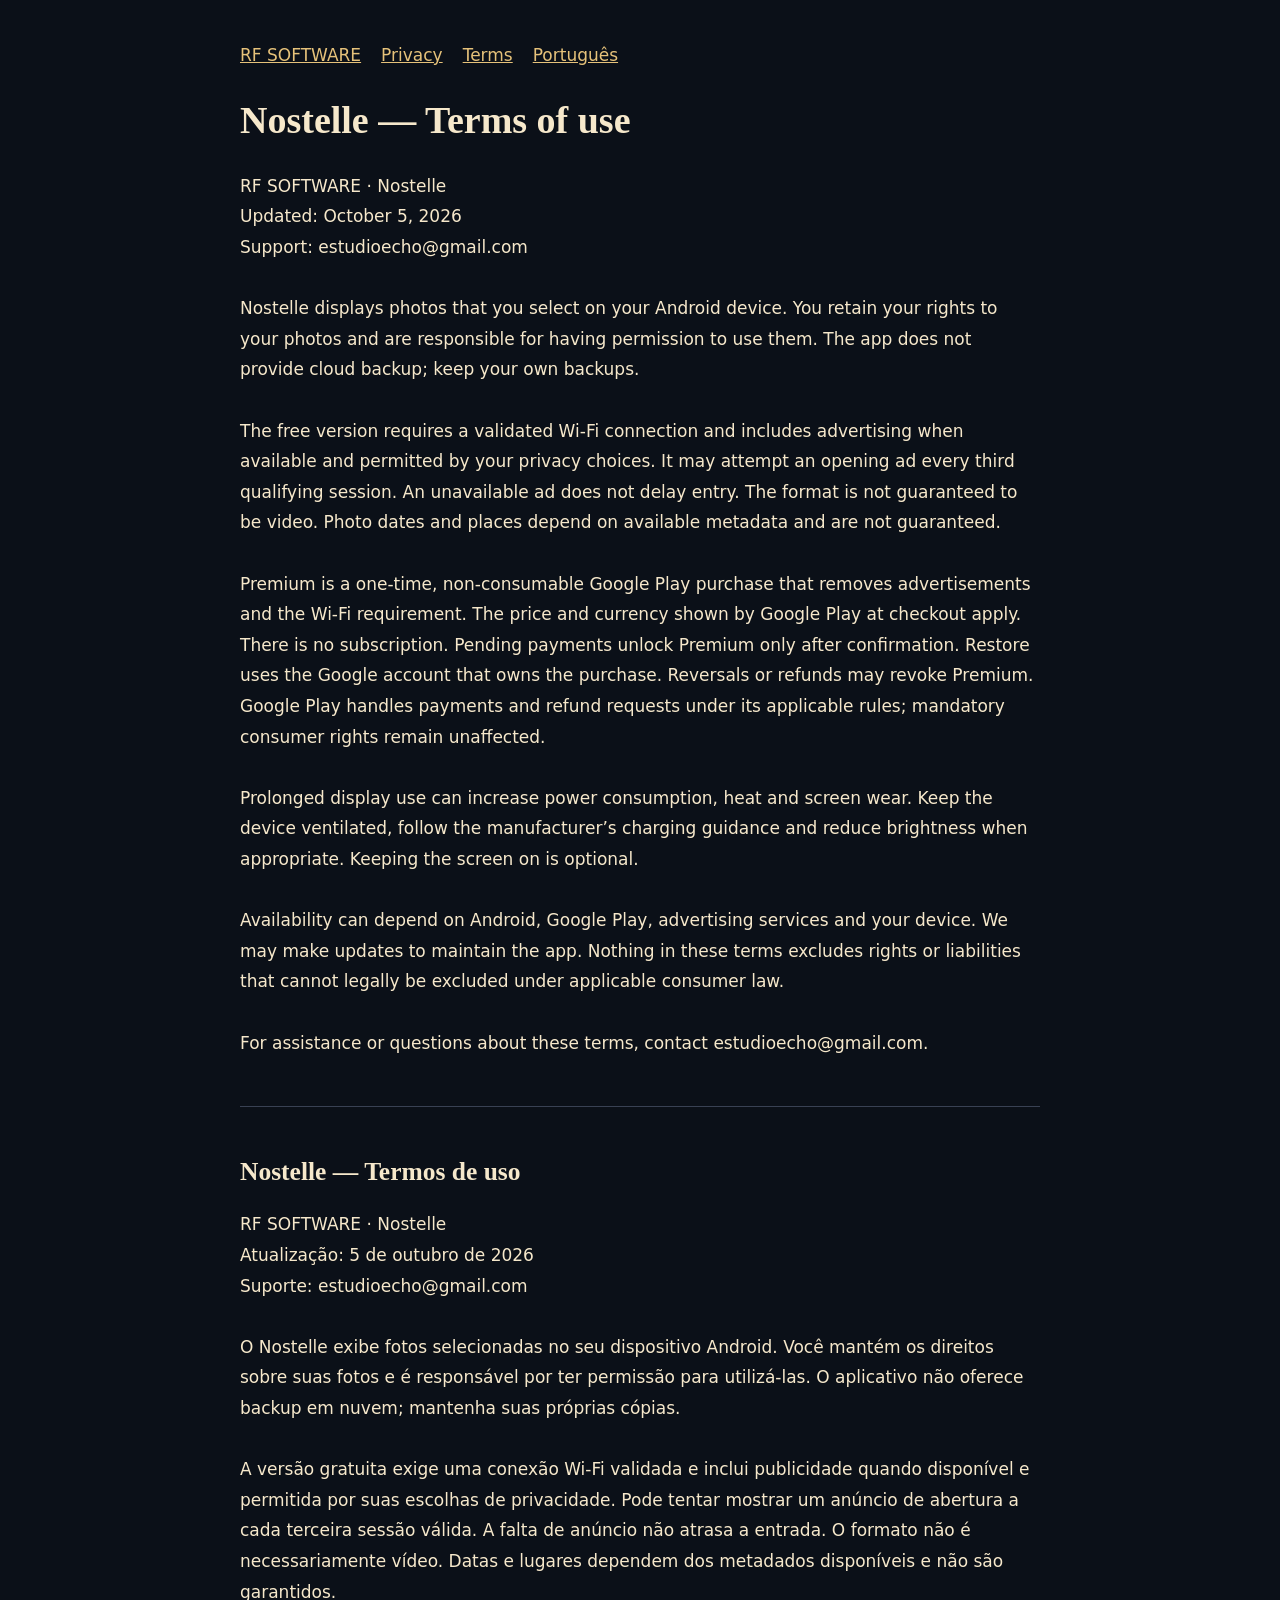
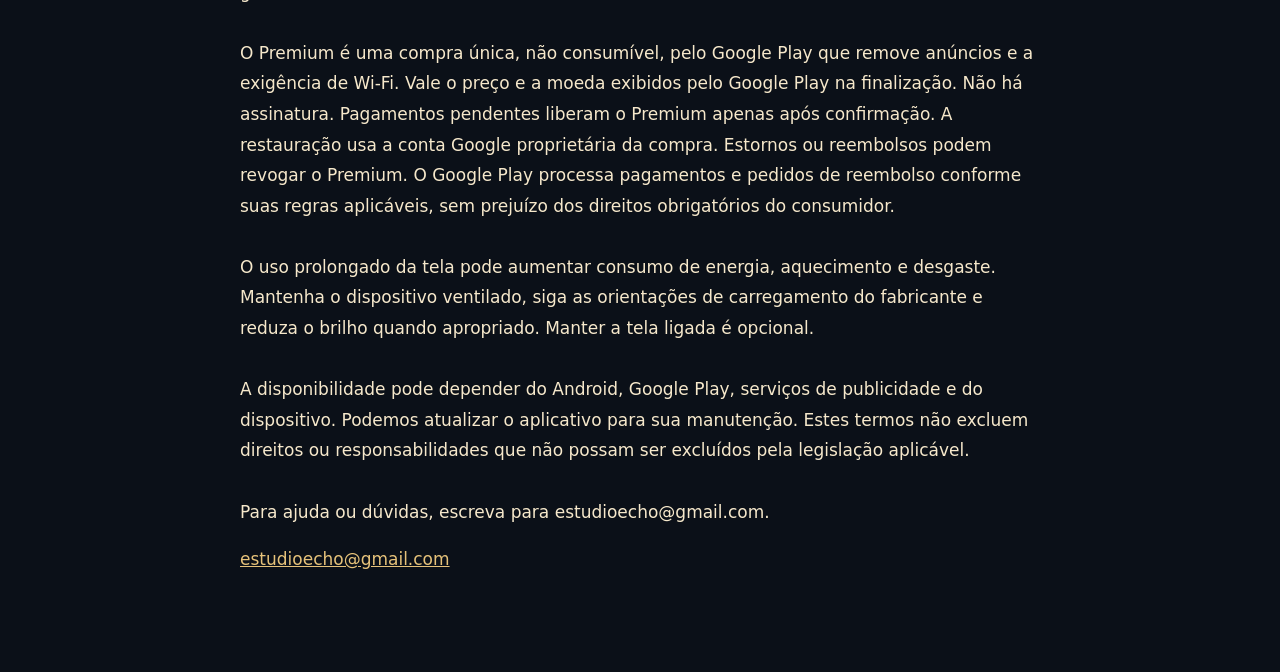
<file: nostelle/terms.html>
<!doctype html>
<html lang="en"><head><meta charset="utf-8"><meta name="viewport" content="width=device-width,initial-scale=1"><title>Nostelle — Terms of use | RF SOFTWARE</title><style>body{margin:0;background:#0b1018;color:#f6e8cb;font:17px/1.8 system-ui,sans-serif}main{max-width:800px;margin:auto;padding:40px 24px 80px}a{color:#e6c27a}h1,h2{font-family:Georgia,serif;line-height:1.3}h1{font-size:38px}.policy{white-space:pre-line}nav{display:flex;gap:20px;flex-wrap:wrap}hr{margin:48px 0;border:0;border-top:1px solid #394153}</style></head><body><main><nav><a href="/">RF SOFTWARE</a><a href="privacy.html">Privacy</a><a href="terms.html">Terms</a><a href="#portugues">Português</a></nav><h1>Nostelle — Terms of use</h1><div class="policy">RF SOFTWARE &#183; Nostelle
Updated: October 5, 2026
Support: estudioecho@gmail.com

Nostelle displays photos that you select on your Android device. You retain your rights to your photos and are responsible for having permission to use them. The app does not provide cloud backup; keep your own backups.

The free version requires a validated Wi-Fi connection and includes advertising when available and permitted by your privacy choices. It may attempt an opening ad every third qualifying session. An unavailable ad does not delay entry. The format is not guaranteed to be video. Photo dates and places depend on available metadata and are not guaranteed.

Premium is a one-time, non-consumable Google Play purchase that removes advertisements and the Wi-Fi requirement. The price and currency shown by Google Play at checkout apply. There is no subscription. Pending payments unlock Premium only after confirmation. Restore uses the Google account that owns the purchase. Reversals or refunds may revoke Premium. Google Play handles payments and refund requests under its applicable rules; mandatory consumer rights remain unaffected.

Prolonged display use can increase power consumption, heat and screen wear. Keep the device ventilated, follow the manufacturer’s charging guidance and reduce brightness when appropriate. Keeping the screen on is optional.

Availability can depend on Android, Google Play, advertising services and your device. We may make updates to maintain the app. Nothing in these terms excludes rights or liabilities that cannot legally be excluded under applicable consumer law.

For assistance or questions about these terms, contact estudioecho@gmail.com.
</div><hr><section lang="pt-BR" id="portugues"><h2>Nostelle — Termos de uso</h2><div class="policy">RF SOFTWARE &#183; Nostelle
Atualiza&#231;&#227;o: 5 de outubro de 2026
Suporte: estudioecho@gmail.com

O Nostelle exibe fotos selecionadas no seu dispositivo Android. Voc&#234; mant&#233;m os direitos sobre suas fotos e &#233; respons&#225;vel por ter permiss&#227;o para utiliz&#225;-las. O aplicativo n&#227;o oferece backup em nuvem; mantenha suas pr&#243;prias c&#243;pias.

A vers&#227;o gratuita exige uma conex&#227;o Wi-Fi validada e inclui publicidade quando dispon&#237;vel e permitida por suas escolhas de privacidade. Pode tentar mostrar um an&#250;ncio de abertura a cada terceira sess&#227;o v&#225;lida. A falta de an&#250;ncio n&#227;o atrasa a entrada. O formato n&#227;o &#233; necessariamente v&#237;deo. Datas e lugares dependem dos metadados dispon&#237;veis e n&#227;o s&#227;o garantidos.

O Premium &#233; uma compra &#250;nica, n&#227;o consum&#237;vel, pelo Google Play que remove an&#250;ncios e a exig&#234;ncia de Wi-Fi. Vale o pre&#231;o e a moeda exibidos pelo Google Play na finaliza&#231;&#227;o. N&#227;o h&#225; assinatura. Pagamentos pendentes liberam o Premium apenas ap&#243;s confirma&#231;&#227;o. A restaura&#231;&#227;o usa a conta Google propriet&#225;ria da compra. Estornos ou reembolsos podem revogar o Premium. O Google Play processa pagamentos e pedidos de reembolso conforme suas regras aplic&#225;veis, sem preju&#237;zo dos direitos obrigat&#243;rios do consumidor.

O uso prolongado da tela pode aumentar consumo de energia, aquecimento e desgaste. Mantenha o dispositivo ventilado, siga as orienta&#231;&#245;es de carregamento do fabricante e reduza o brilho quando apropriado. Manter a tela ligada &#233; opcional.

A disponibilidade pode depender do Android, Google Play, servi&#231;os de publicidade e do dispositivo. Podemos atualizar o aplicativo para sua manuten&#231;&#227;o. Estes termos n&#227;o excluem direitos ou responsabilidades que n&#227;o possam ser exclu&#237;dos pela legisla&#231;&#227;o aplic&#225;vel.

Para ajuda ou d&#250;vidas, escreva para estudioecho@gmail.com.
</div></section><p><a href="mailto:estudioecho@gmail.com">estudioecho@gmail.com</a></p></main></body></html>
</file>
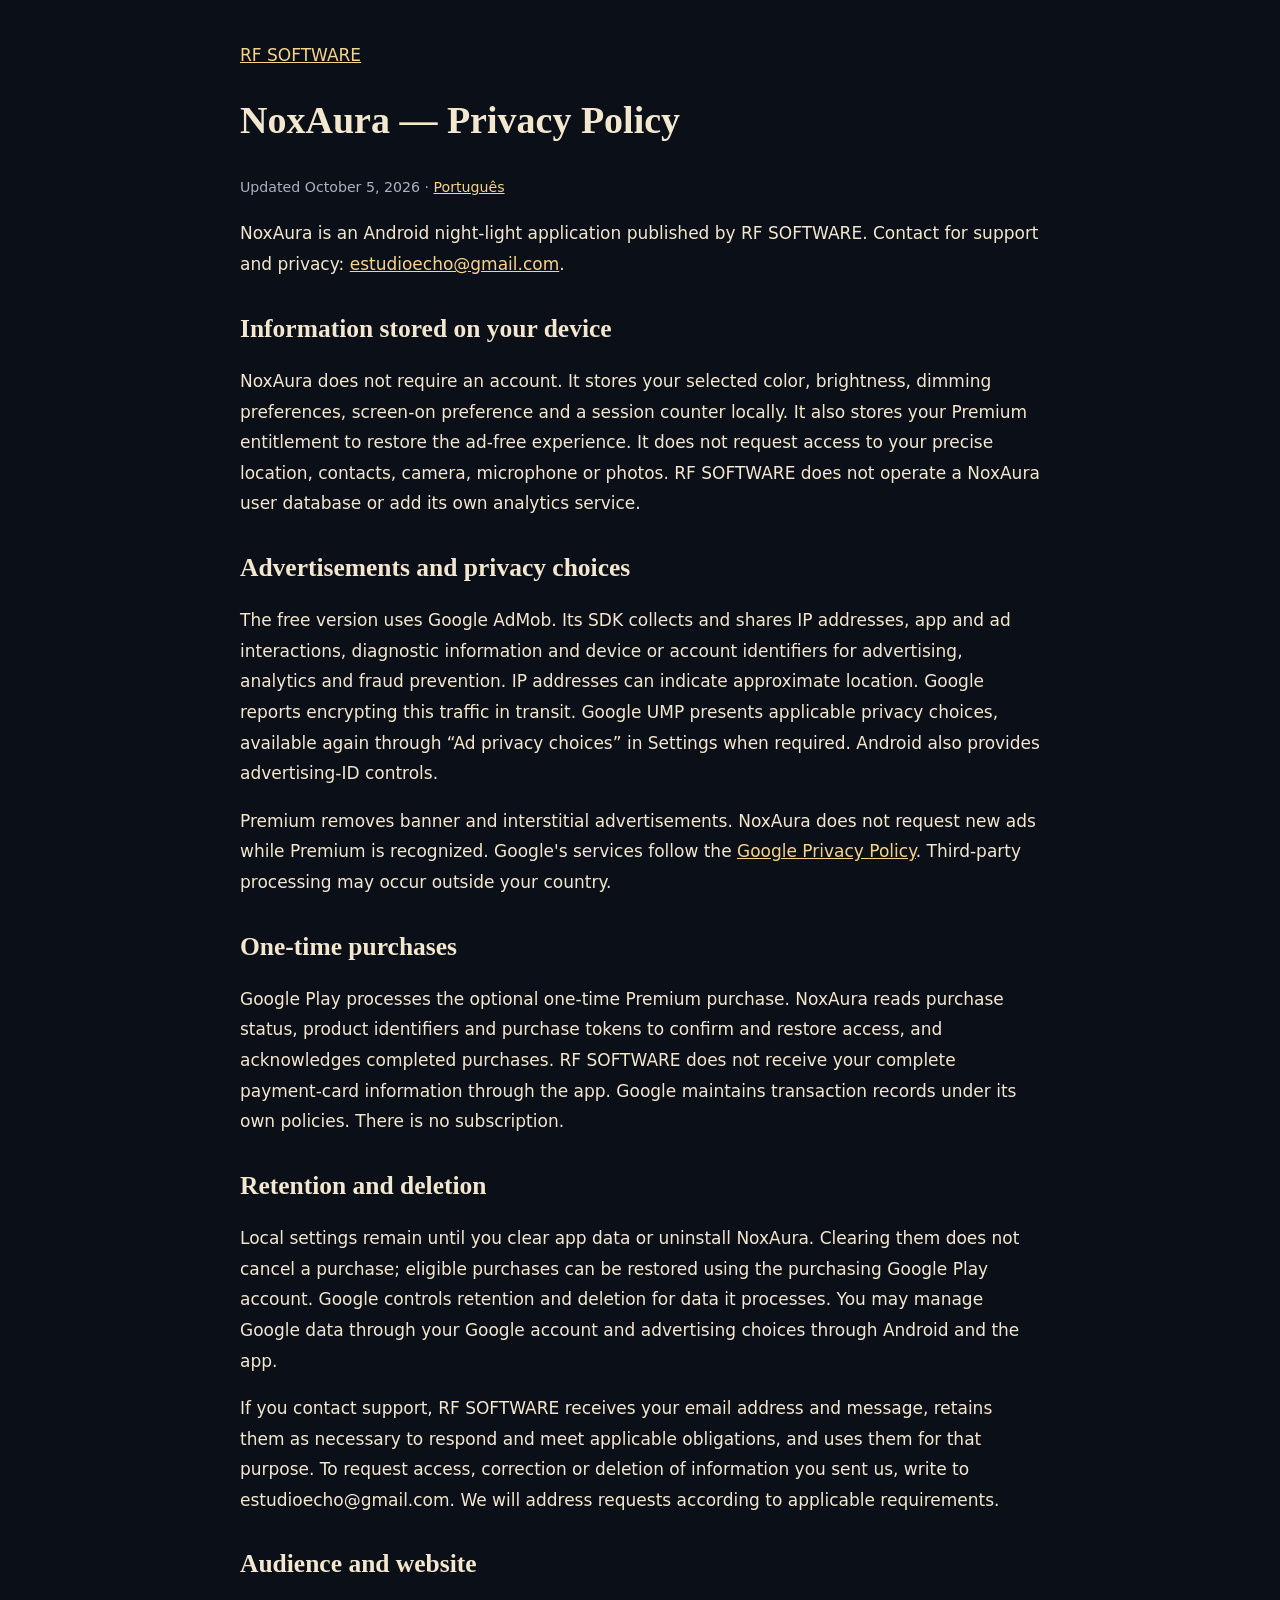
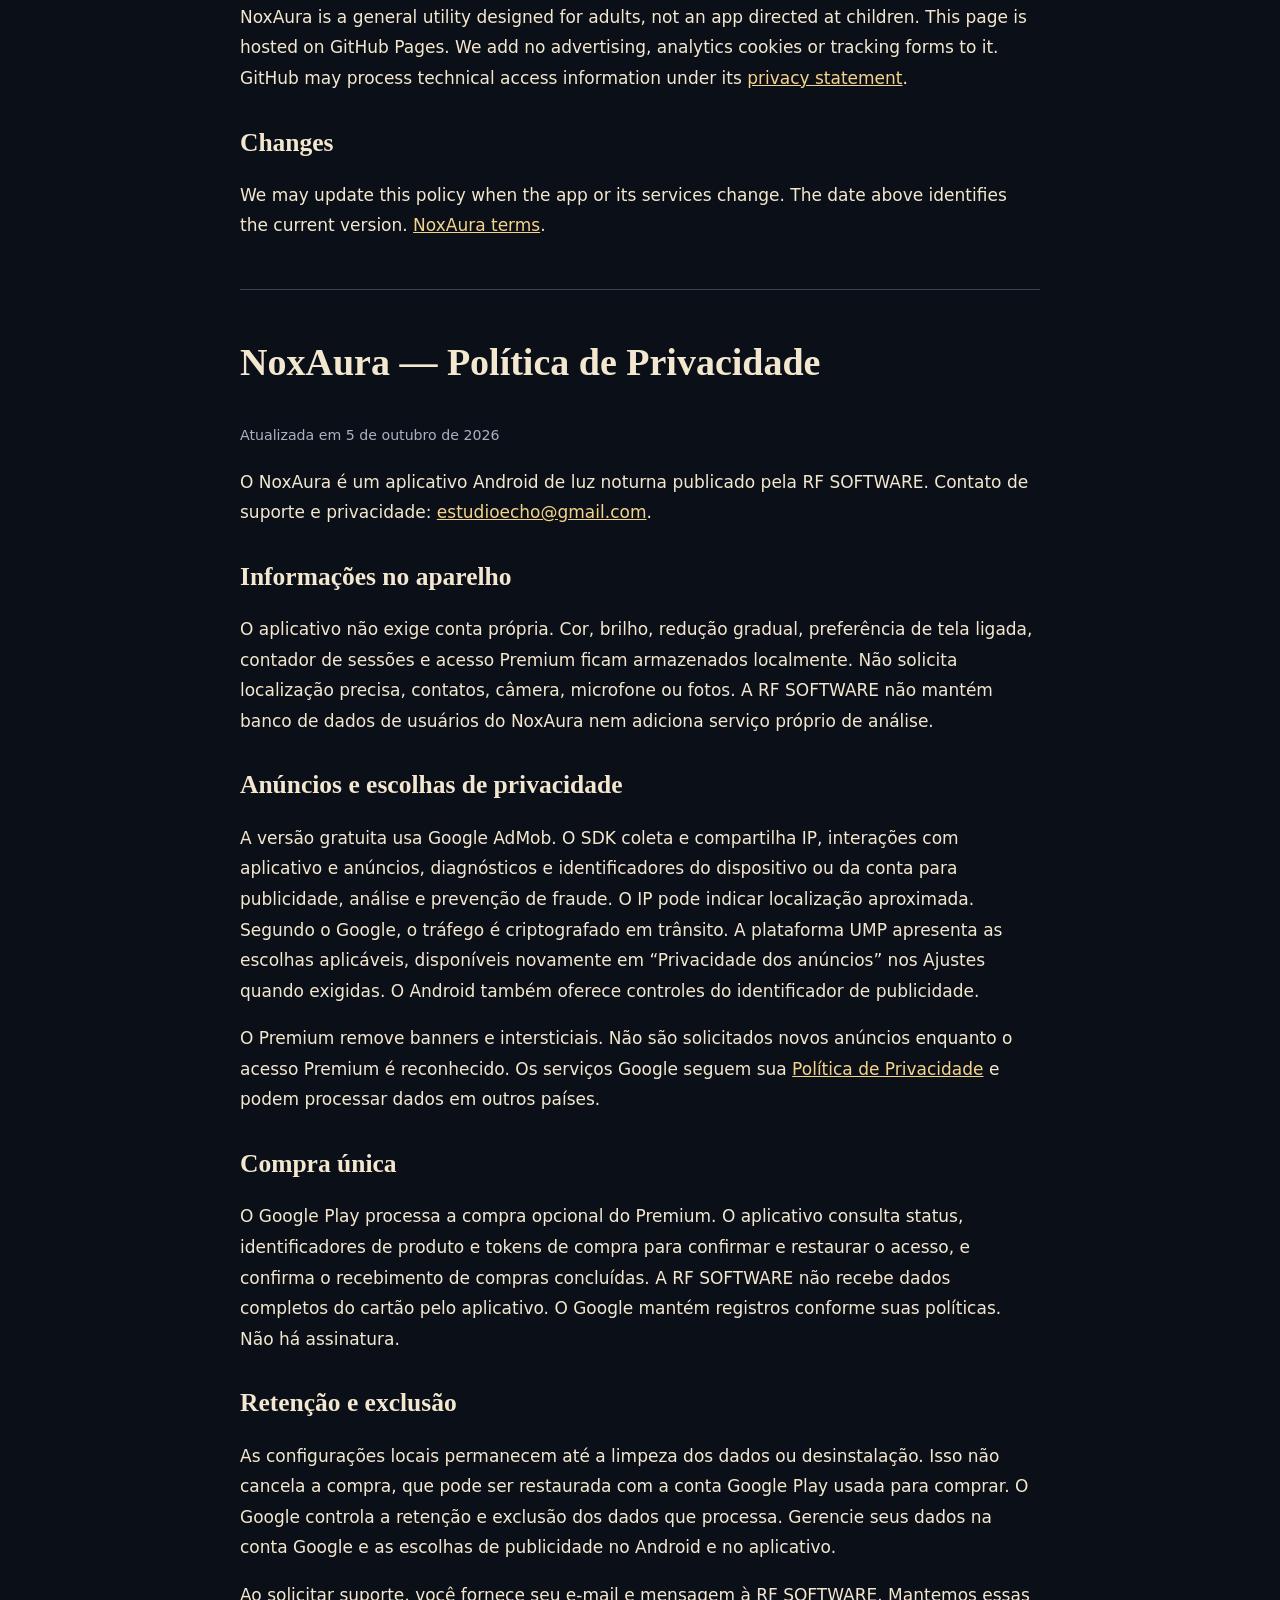
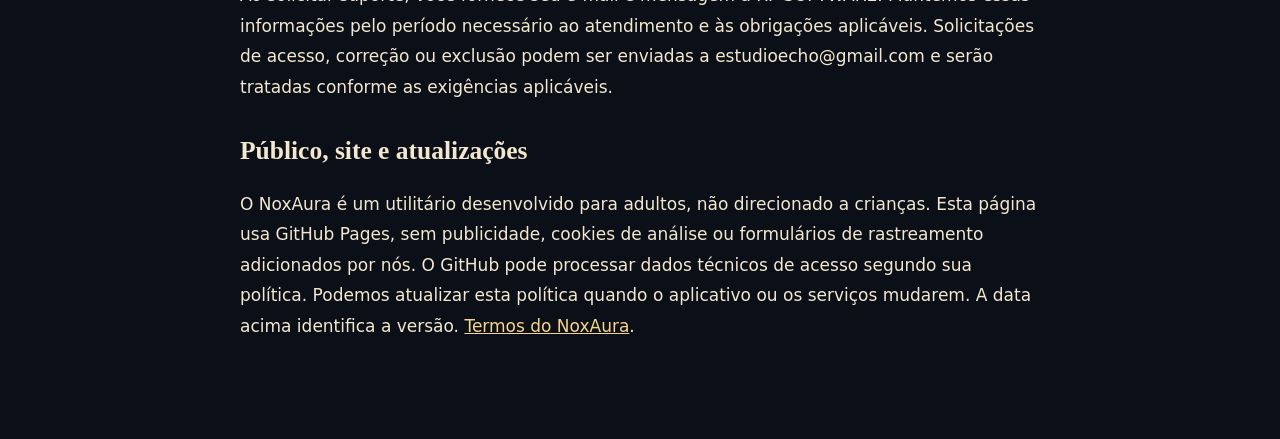
<file: noxaura/privacy.html>
<!doctype html>
<html lang="en"><head><meta charset="utf-8"><meta name="viewport" content="width=device-width,initial-scale=1"><title>NoxAura — Privacy Policy | RF SOFTWARE</title>
<style>body{margin:0;background:#0b1018;color:#f4e7cf;font:17px/1.8 system-ui,sans-serif}main{max-width:800px;margin:auto;padding:40px 24px 80px}a{color:#f6d48b}h1,h2{font-family:Georgia,serif;line-height:1.3}h1{font-size:38px}h2{margin-top:32px}small{color:#a9b1c2}hr{margin:48px 0;border:0;border-top:1px solid #394153}</style></head>
<body><main><a href="/">RF SOFTWARE</a><h1>NoxAura — Privacy Policy</h1><small>Updated October 5, 2026 · <a href="#portugues">Português</a></small>
<p>NoxAura is an Android night-light application published by RF SOFTWARE. Contact for support and privacy: <a href="mailto:estudioecho@gmail.com">estudioecho@gmail.com</a>.</p>
<h2>Information stored on your device</h2><p>NoxAura does not require an account. It stores your selected color, brightness, dimming preferences, screen-on preference and a session counter locally. It also stores your Premium entitlement to restore the ad-free experience. It does not request access to your precise location, contacts, camera, microphone or photos. RF SOFTWARE does not operate a NoxAura user database or add its own analytics service.</p>
<h2>Advertisements and privacy choices</h2><p>The free version uses Google AdMob. Its SDK collects and shares IP addresses, app and ad interactions, diagnostic information and device or account identifiers for advertising, analytics and fraud prevention. IP addresses can indicate approximate location. Google reports encrypting this traffic in transit. Google UMP presents applicable privacy choices, available again through “Ad privacy choices” in Settings when required. Android also provides advertising-ID controls.</p><p>Premium removes banner and interstitial advertisements. NoxAura does not request new ads while Premium is recognized. Google's services follow the <a href="https://policies.google.com/privacy">Google Privacy Policy</a>. Third-party processing may occur outside your country.</p>
<h2>One-time purchases</h2><p>Google Play processes the optional one-time Premium purchase. NoxAura reads purchase status, product identifiers and purchase tokens to confirm and restore access, and acknowledges completed purchases. RF SOFTWARE does not receive your complete payment-card information through the app. Google maintains transaction records under its own policies. There is no subscription.</p>
<h2>Retention and deletion</h2><p>Local settings remain until you clear app data or uninstall NoxAura. Clearing them does not cancel a purchase; eligible purchases can be restored using the purchasing Google Play account. Google controls retention and deletion for data it processes. You may manage Google data through your Google account and advertising choices through Android and the app.</p><p>If you contact support, RF SOFTWARE receives your email address and message, retains them as necessary to respond and meet applicable obligations, and uses them for that purpose. To request access, correction or deletion of information you sent us, write to estudioecho@gmail.com. We will address requests according to applicable requirements.</p>
<h2>Audience and website</h2><p>NoxAura is a general utility designed for adults, not an app directed at children. This page is hosted on GitHub Pages. We add no advertising, analytics cookies or tracking forms to it. GitHub may process technical access information under its <a href="https://docs.github.com/en/site-policy/privacy-policies/github-general-privacy-statement">privacy statement</a>.</p>
<h2>Changes</h2><p>We may update this policy when the app or its services change. The date above identifies the current version. <a href="terms.html">NoxAura terms</a>.</p>
<hr><section id="portugues" lang="pt-BR"><h1>NoxAura — Política de Privacidade</h1><small>Atualizada em 5 de outubro de 2026</small>
<p>O NoxAura é um aplicativo Android de luz noturna publicado pela RF SOFTWARE. Contato de suporte e privacidade: <a href="mailto:estudioecho@gmail.com">estudioecho@gmail.com</a>.</p>
<h2>Informações no aparelho</h2><p>O aplicativo não exige conta própria. Cor, brilho, redução gradual, preferência de tela ligada, contador de sessões e acesso Premium ficam armazenados localmente. Não solicita localização precisa, contatos, câmera, microfone ou fotos. A RF SOFTWARE não mantém banco de dados de usuários do NoxAura nem adiciona serviço próprio de análise.</p>
<h2>Anúncios e escolhas de privacidade</h2><p>A versão gratuita usa Google AdMob. O SDK coleta e compartilha IP, interações com aplicativo e anúncios, diagnósticos e identificadores do dispositivo ou da conta para publicidade, análise e prevenção de fraude. O IP pode indicar localização aproximada. Segundo o Google, o tráfego é criptografado em trânsito. A plataforma UMP apresenta as escolhas aplicáveis, disponíveis novamente em “Privacidade dos anúncios” nos Ajustes quando exigidas. O Android também oferece controles do identificador de publicidade.</p><p>O Premium remove banners e intersticiais. Não são solicitados novos anúncios enquanto o acesso Premium é reconhecido. Os serviços Google seguem sua <a href="https://policies.google.com/privacy">Política de Privacidade</a> e podem processar dados em outros países.</p>
<h2>Compra única</h2><p>O Google Play processa a compra opcional do Premium. O aplicativo consulta status, identificadores de produto e tokens de compra para confirmar e restaurar o acesso, e confirma o recebimento de compras concluídas. A RF SOFTWARE não recebe dados completos do cartão pelo aplicativo. O Google mantém registros conforme suas políticas. Não há assinatura.</p>
<h2>Retenção e exclusão</h2><p>As configurações locais permanecem até a limpeza dos dados ou desinstalação. Isso não cancela a compra, que pode ser restaurada com a conta Google Play usada para comprar. O Google controla a retenção e exclusão dos dados que processa. Gerencie seus dados na conta Google e as escolhas de publicidade no Android e no aplicativo.</p><p>Ao solicitar suporte, você fornece seu e-mail e mensagem à RF SOFTWARE. Mantemos essas informações pelo período necessário ao atendimento e às obrigações aplicáveis. Solicitações de acesso, correção ou exclusão podem ser enviadas a estudioecho@gmail.com e serão tratadas conforme as exigências aplicáveis.</p>
<h2>Público, site e atualizações</h2><p>O NoxAura é um utilitário desenvolvido para adultos, não direcionado a crianças. Esta página usa GitHub Pages, sem publicidade, cookies de análise ou formulários de rastreamento adicionados por nós. O GitHub pode processar dados técnicos de acesso segundo sua política. Podemos atualizar esta política quando o aplicativo ou os serviços mudarem. A data acima identifica a versão. <a href="terms.html#portugues">Termos do NoxAura</a>.</p></section></main></body></html>
</file>
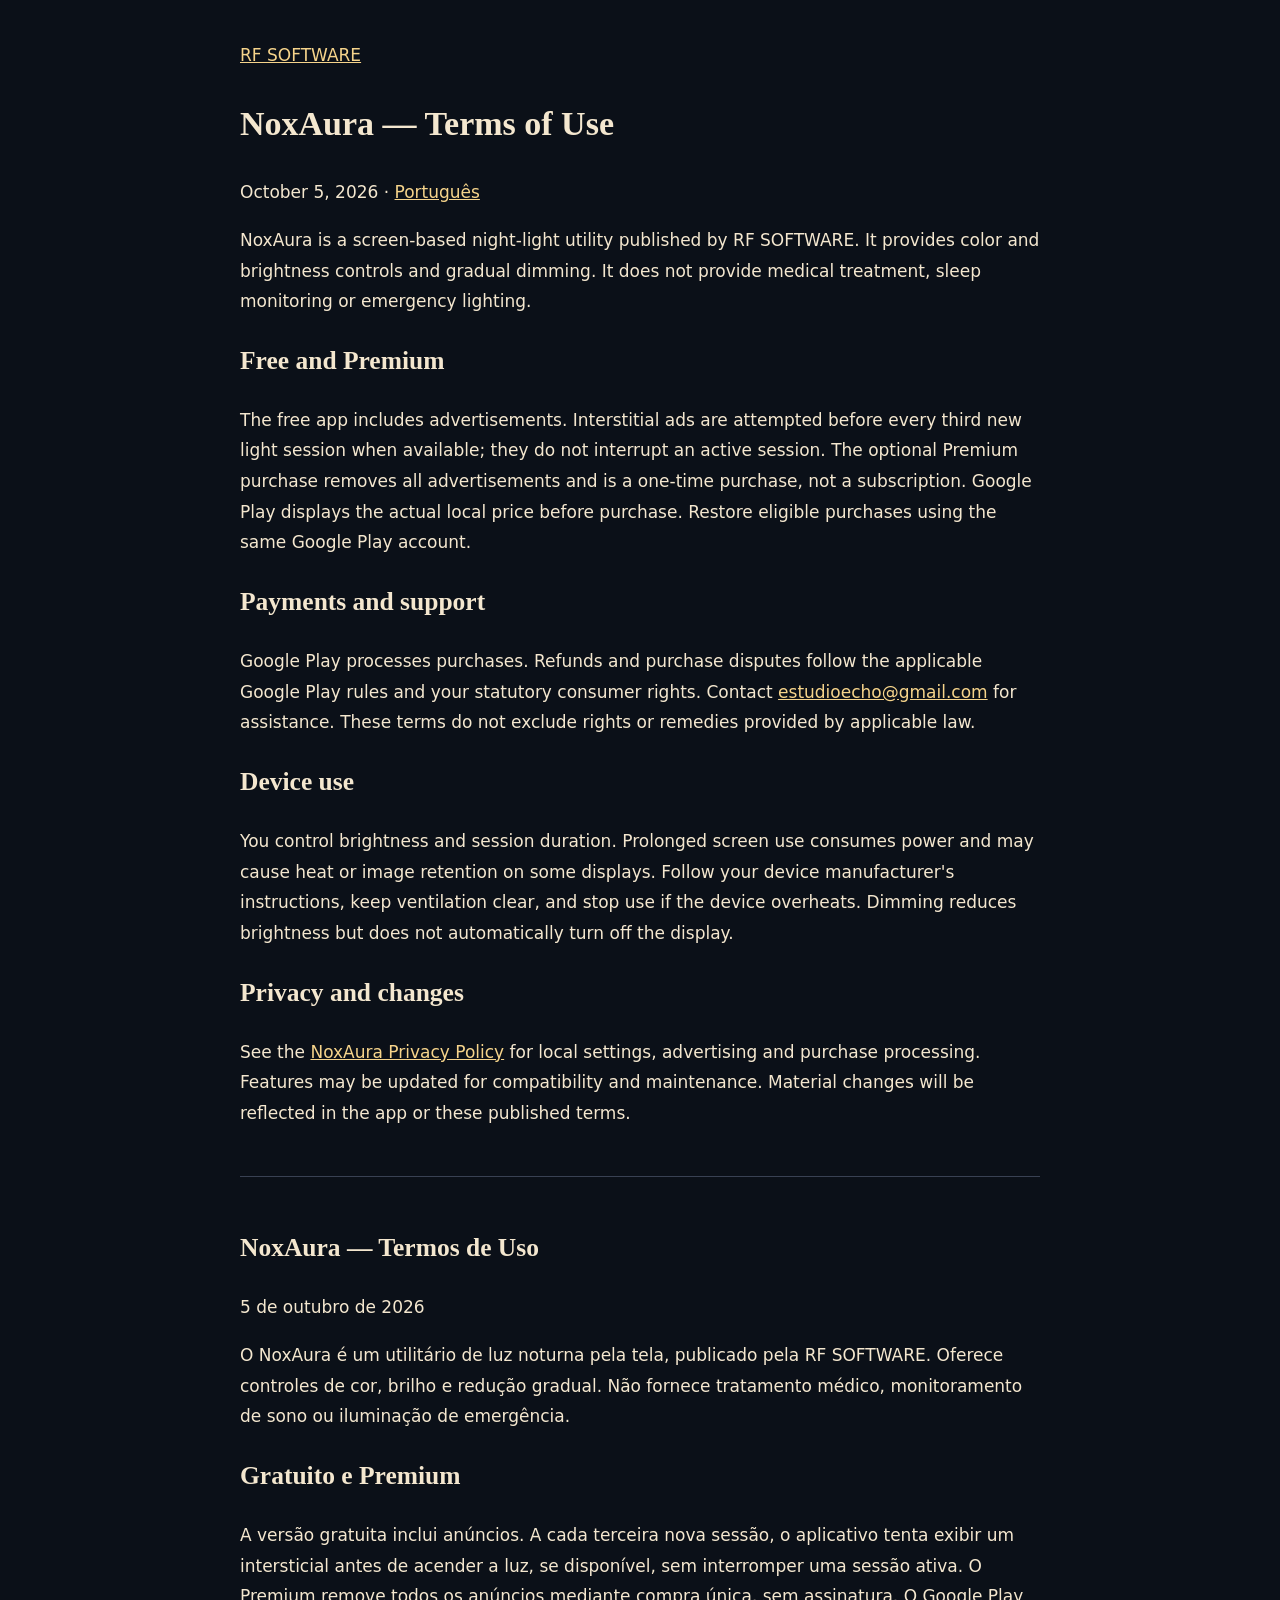
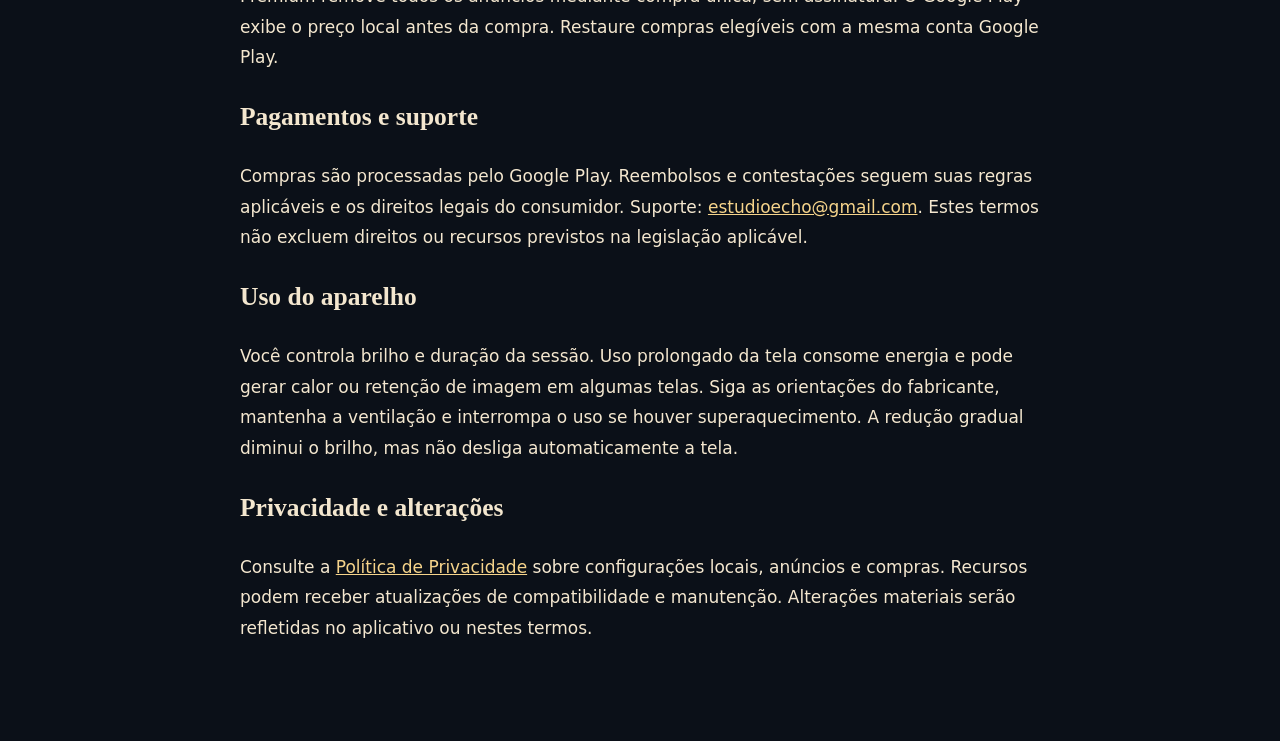
<file: noxaura/terms.html>
<!doctype html><html lang="en"><head><meta charset="utf-8"><meta name="viewport" content="width=device-width,initial-scale=1"><title>NoxAura — Terms | RF SOFTWARE</title><style>body{margin:0;background:#0b1018;color:#f4e7cf;font:17px/1.8 system-ui,sans-serif}main{max-width:800px;margin:auto;padding:40px 24px 80px}a{color:#f6d48b}h1,h2{font-family:Georgia,serif}hr{margin:48px 0;border:0;border-top:1px solid #394153}</style></head><body><main><a href="/">RF SOFTWARE</a><h1>NoxAura — Terms of Use</h1><p>October 5, 2026 · <a href="#portugues">Português</a></p>
<p>NoxAura is a screen-based night-light utility published by RF SOFTWARE. It provides color and brightness controls and gradual dimming. It does not provide medical treatment, sleep monitoring or emergency lighting.</p><h2>Free and Premium</h2><p>The free app includes advertisements. Interstitial ads are attempted before every third new light session when available; they do not interrupt an active session. The optional Premium purchase removes all advertisements and is a one-time purchase, not a subscription. Google Play displays the actual local price before purchase. Restore eligible purchases using the same Google Play account.</p><h2>Payments and support</h2><p>Google Play processes purchases. Refunds and purchase disputes follow the applicable Google Play rules and your statutory consumer rights. Contact <a href="mailto:estudioecho@gmail.com">estudioecho@gmail.com</a> for assistance. These terms do not exclude rights or remedies provided by applicable law.</p><h2>Device use</h2><p>You control brightness and session duration. Prolonged screen use consumes power and may cause heat or image retention on some displays. Follow your device manufacturer's instructions, keep ventilation clear, and stop use if the device overheats. Dimming reduces brightness but does not automatically turn off the display.</p><h2>Privacy and changes</h2><p>See the <a href="privacy.html">NoxAura Privacy Policy</a> for local settings, advertising and purchase processing. Features may be updated for compatibility and maintenance. Material changes will be reflected in the app or these published terms.</p>
<hr><section id="portugues" lang="pt-BR"><h1>NoxAura — Termos de Uso</h1><p>5 de outubro de 2026</p><p>O NoxAura é um utilitário de luz noturna pela tela, publicado pela RF SOFTWARE. Oferece controles de cor, brilho e redução gradual. Não fornece tratamento médico, monitoramento de sono ou iluminação de emergência.</p><h2>Gratuito e Premium</h2><p>A versão gratuita inclui anúncios. A cada terceira nova sessão, o aplicativo tenta exibir um intersticial antes de acender a luz, se disponível, sem interromper uma sessão ativa. O Premium remove todos os anúncios mediante compra única, sem assinatura. O Google Play exibe o preço local antes da compra. Restaure compras elegíveis com a mesma conta Google Play.</p><h2>Pagamentos e suporte</h2><p>Compras são processadas pelo Google Play. Reembolsos e contestações seguem suas regras aplicáveis e os direitos legais do consumidor. Suporte: <a href="mailto:estudioecho@gmail.com">estudioecho@gmail.com</a>. Estes termos não excluem direitos ou recursos previstos na legislação aplicável.</p><h2>Uso do aparelho</h2><p>Você controla brilho e duração da sessão. Uso prolongado da tela consome energia e pode gerar calor ou retenção de imagem em algumas telas. Siga as orientações do fabricante, mantenha a ventilação e interrompa o uso se houver superaquecimento. A redução gradual diminui o brilho, mas não desliga automaticamente a tela.</p><h2>Privacidade e alterações</h2><p>Consulte a <a href="privacy.html#portugues">Política de Privacidade</a> sobre configurações locais, anúncios e compras. Recursos podem receber atualizações de compatibilidade e manutenção. Alterações materiais serão refletidas no aplicativo ou nestes termos.</p></section></main></body></html>
</file>
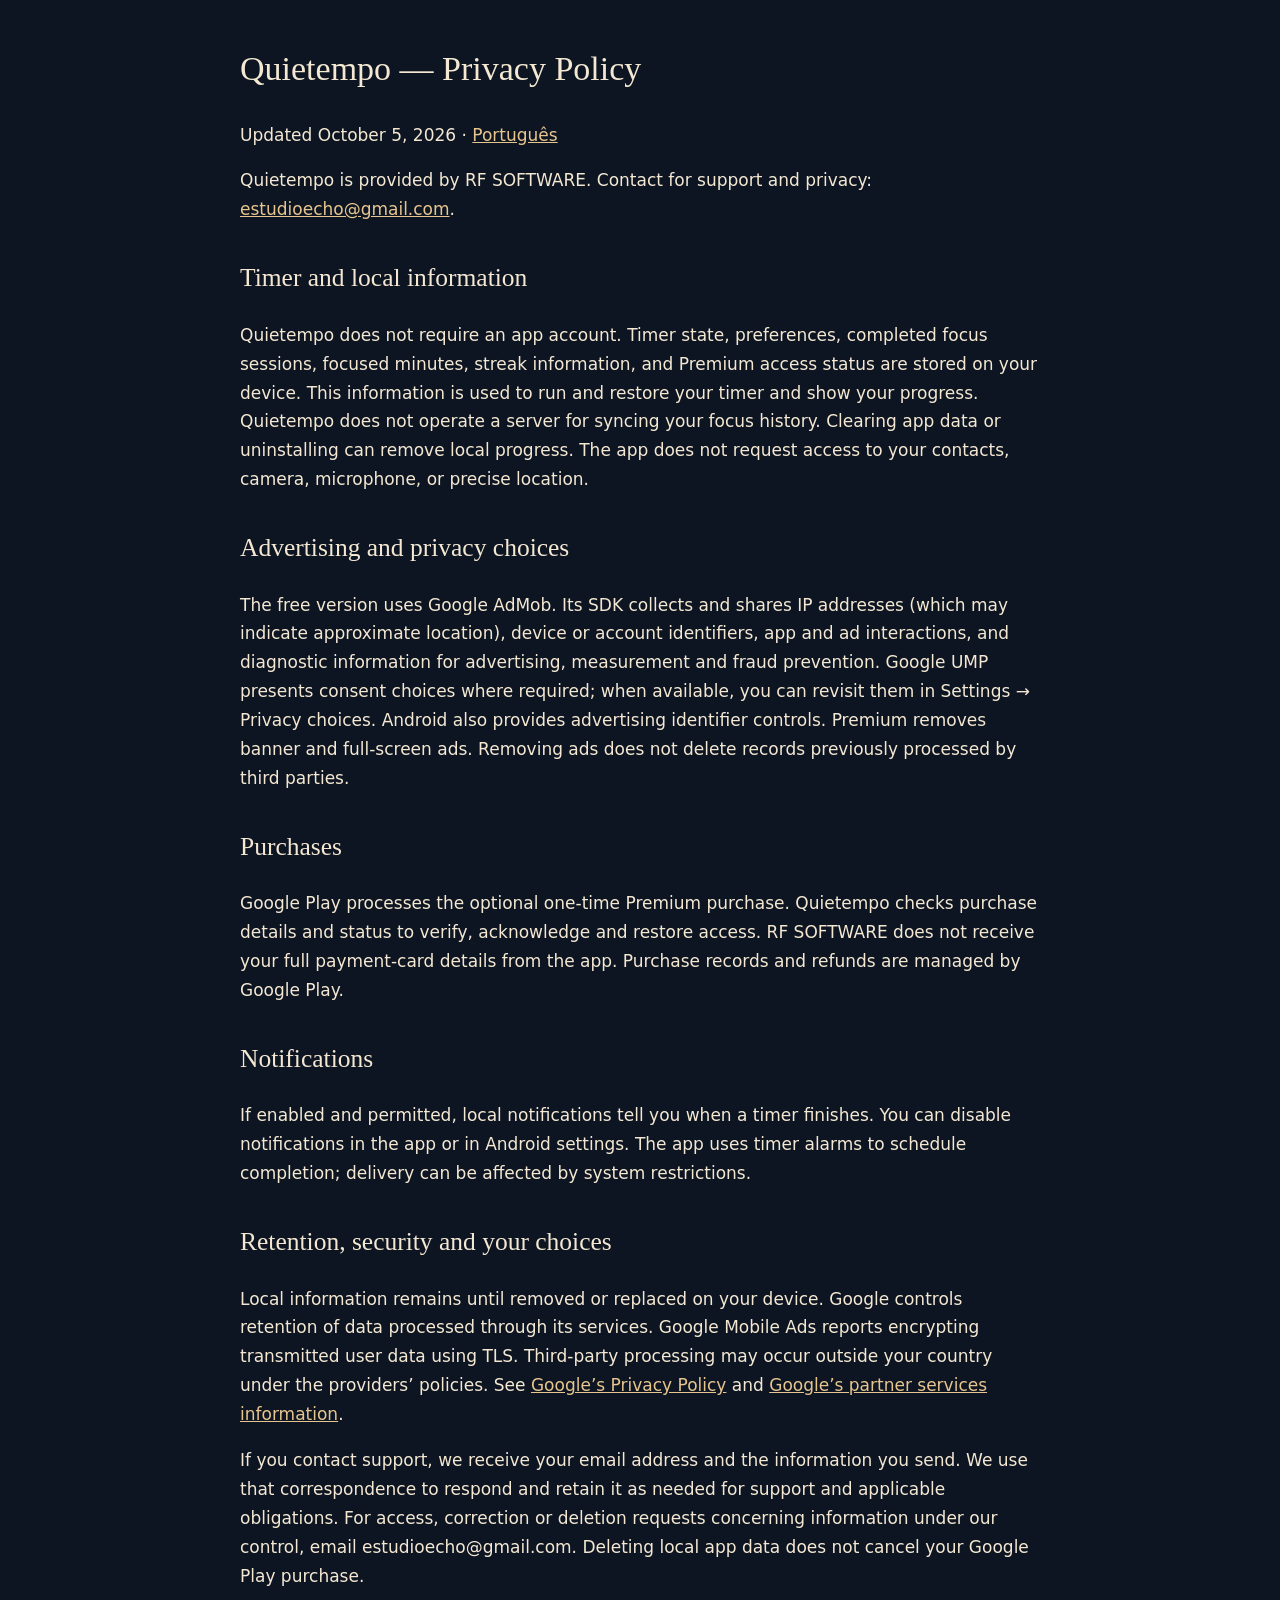
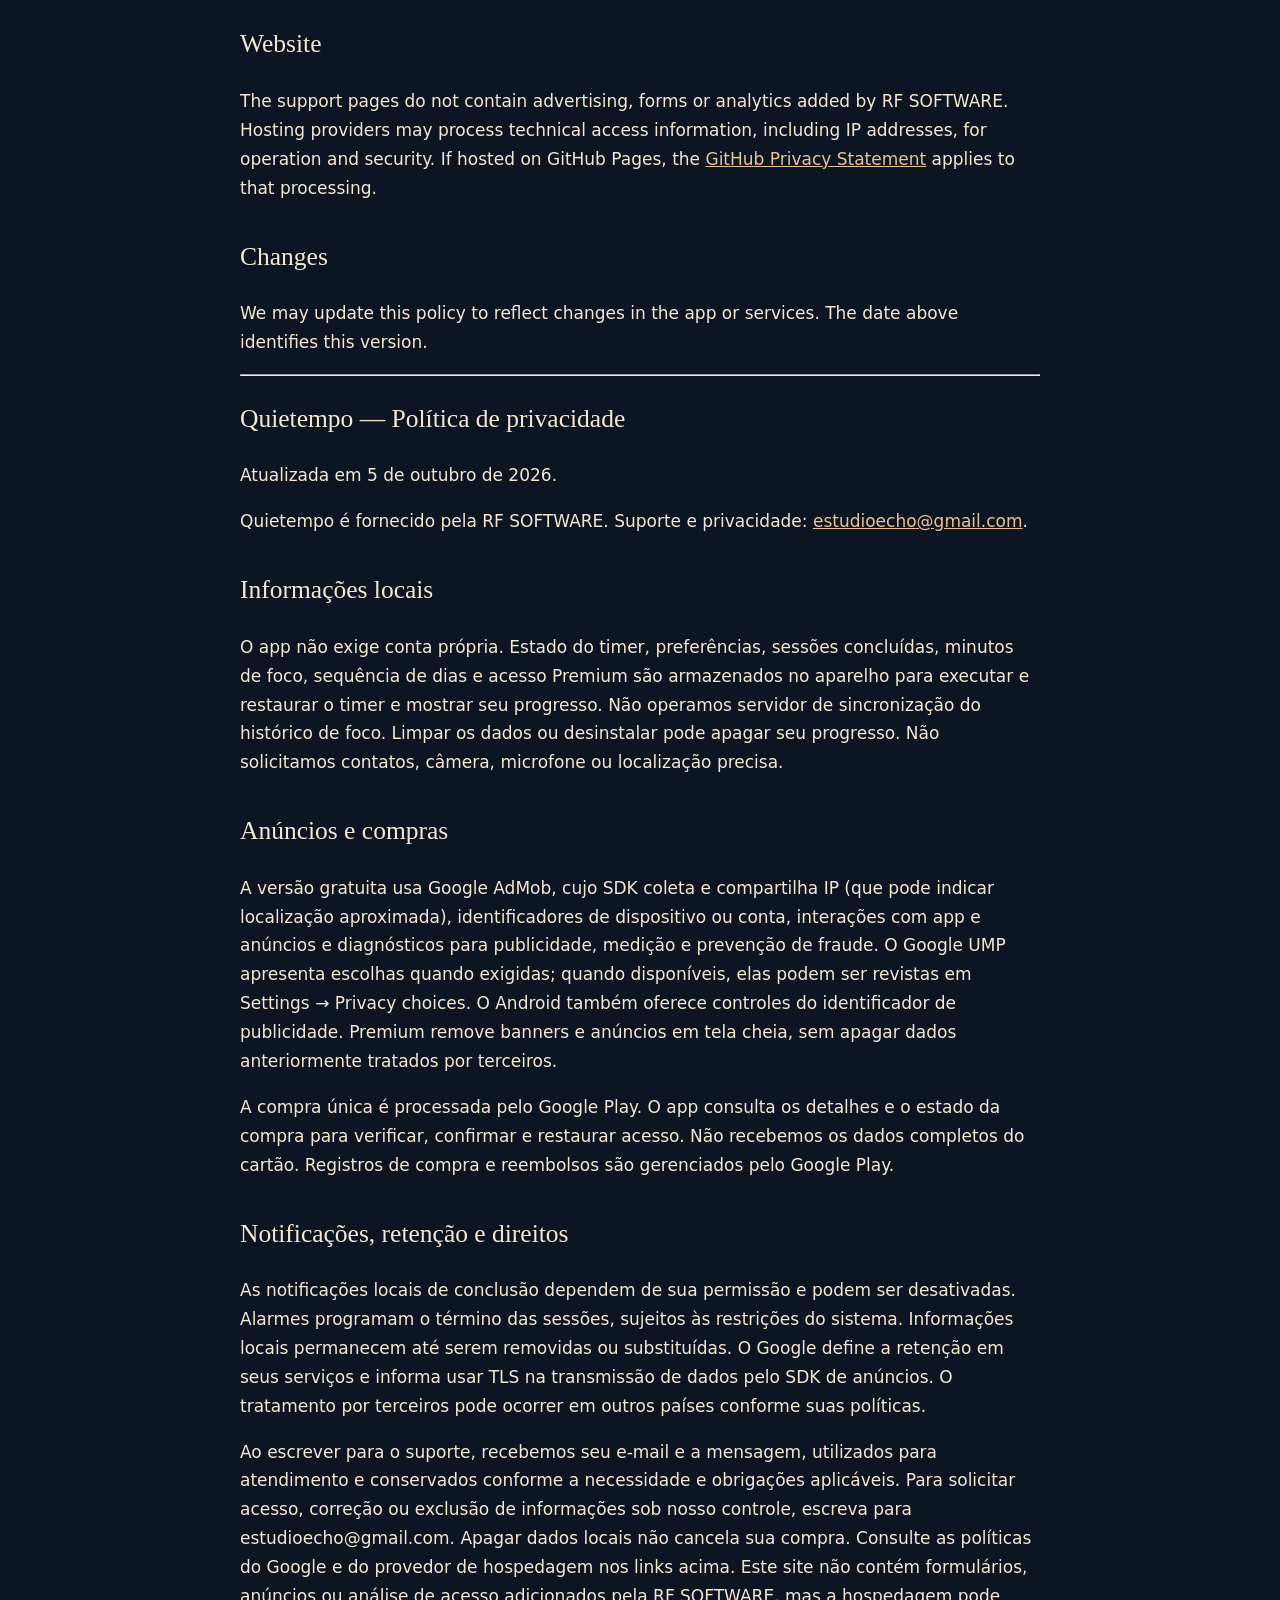
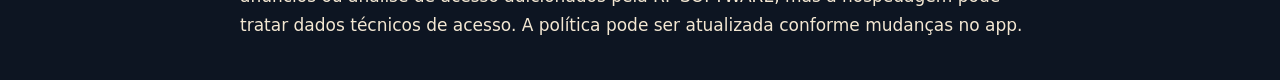
<file: quietempo/privacy.html>
<!doctype html><html lang="en"><meta charset="utf-8"><meta name="viewport" content="width=device-width,initial-scale=1"><title>Quietempo — Privacy Policy | RF SOFTWARE</title><style>body{margin:40px auto;max-width:800px;padding:0 24px;background:#0d1522;color:#f4e8d3;font:17px/1.7 system-ui}a{color:#e7c58f}h1,h2{font-family:Georgia;font-weight:normal}h2{margin-top:32px}</style><main>
<h1>Quietempo — Privacy Policy</h1><p>Updated October 5, 2026 · <a href="#pt">Português</a></p>
<p>Quietempo is provided by RF SOFTWARE. Contact for support and privacy: <a href="mailto:estudioecho@gmail.com">estudioecho@gmail.com</a>.</p>
<h2>Timer and local information</h2><p>Quietempo does not require an app account. Timer state, preferences, completed focus sessions, focused minutes, streak information, and Premium access status are stored on your device. This information is used to run and restore your timer and show your progress. Quietempo does not operate a server for syncing your focus history. Clearing app data or uninstalling can remove local progress. The app does not request access to your contacts, camera, microphone, or precise location.</p>
<h2>Advertising and privacy choices</h2><p>The free version uses Google AdMob. Its SDK collects and shares IP addresses (which may indicate approximate location), device or account identifiers, app and ad interactions, and diagnostic information for advertising, measurement and fraud prevention. Google UMP presents consent choices where required; when available, you can revisit them in Settings → Privacy choices. Android also provides advertising identifier controls. Premium removes banner and full-screen ads. Removing ads does not delete records previously processed by third parties.</p>
<h2>Purchases</h2><p>Google Play processes the optional one-time Premium purchase. Quietempo checks purchase details and status to verify, acknowledge and restore access. RF SOFTWARE does not receive your full payment-card details from the app. Purchase records and refunds are managed by Google Play.</p>
<h2>Notifications</h2><p>If enabled and permitted, local notifications tell you when a timer finishes. You can disable notifications in the app or in Android settings. The app uses timer alarms to schedule completion; delivery can be affected by system restrictions.</p>
<h2>Retention, security and your choices</h2><p>Local information remains until removed or replaced on your device. Google controls retention of data processed through its services. Google Mobile Ads reports encrypting transmitted user data using TLS. Third-party processing may occur outside your country under the providers’ policies. See <a href="https://policies.google.com/privacy">Google’s Privacy Policy</a> and <a href="https://policies.google.com/technologies/partner-sites">Google’s partner services information</a>.</p><p>If you contact support, we receive your email address and the information you send. We use that correspondence to respond and retain it as needed for support and applicable obligations. For access, correction or deletion requests concerning information under our control, email estudioecho@gmail.com. Deleting local app data does not cancel your Google Play purchase.</p>
<h2>Website</h2><p>The support pages do not contain advertising, forms or analytics added by RF SOFTWARE. Hosting providers may process technical access information, including IP addresses, for operation and security. If hosted on GitHub Pages, the <a href="https://docs.github.com/en/site-policy/privacy-policies/github-general-privacy-statement">GitHub Privacy Statement</a> applies to that processing.</p>
<h2>Changes</h2><p>We may update this policy to reflect changes in the app or services. The date above identifies this version.</p>
<hr><section id="pt" lang="pt-BR"><h1>Quietempo — Política de privacidade</h1><p>Atualizada em 5 de outubro de 2026.</p><p>Quietempo é fornecido pela RF SOFTWARE. Suporte e privacidade: <a href="mailto:estudioecho@gmail.com">estudioecho@gmail.com</a>.</p>
<h2>Informações locais</h2><p>O app não exige conta própria. Estado do timer, preferências, sessões concluídas, minutos de foco, sequência de dias e acesso Premium são armazenados no aparelho para executar e restaurar o timer e mostrar seu progresso. Não operamos servidor de sincronização do histórico de foco. Limpar os dados ou desinstalar pode apagar seu progresso. Não solicitamos contatos, câmera, microfone ou localização precisa.</p>
<h2>Anúncios e compras</h2><p>A versão gratuita usa Google AdMob, cujo SDK coleta e compartilha IP (que pode indicar localização aproximada), identificadores de dispositivo ou conta, interações com app e anúncios e diagnósticos para publicidade, medição e prevenção de fraude. O Google UMP apresenta escolhas quando exigidas; quando disponíveis, elas podem ser revistas em Settings → Privacy choices. O Android também oferece controles do identificador de publicidade. Premium remove banners e anúncios em tela cheia, sem apagar dados anteriormente tratados por terceiros.</p><p>A compra única é processada pelo Google Play. O app consulta os detalhes e o estado da compra para verificar, confirmar e restaurar acesso. Não recebemos os dados completos do cartão. Registros de compra e reembolsos são gerenciados pelo Google Play.</p>
<h2>Notificações, retenção e direitos</h2><p>As notificações locais de conclusão dependem de sua permissão e podem ser desativadas. Alarmes programam o término das sessões, sujeitos às restrições do sistema. Informações locais permanecem até serem removidas ou substituídas. O Google define a retenção em seus serviços e informa usar TLS na transmissão de dados pelo SDK de anúncios. O tratamento por terceiros pode ocorrer em outros países conforme suas políticas.</p><p>Ao escrever para o suporte, recebemos seu e-mail e a mensagem, utilizados para atendimento e conservados conforme a necessidade e obrigações aplicáveis. Para solicitar acesso, correção ou exclusão de informações sob nosso controle, escreva para estudioecho@gmail.com. Apagar dados locais não cancela sua compra. Consulte as políticas do Google e do provedor de hospedagem nos links acima. Este site não contém formulários, anúncios ou análise de acesso adicionados pela RF SOFTWARE, mas a hospedagem pode tratar dados técnicos de acesso. A política pode ser atualizada conforme mudanças no app.</p></section></main></html>
</file>
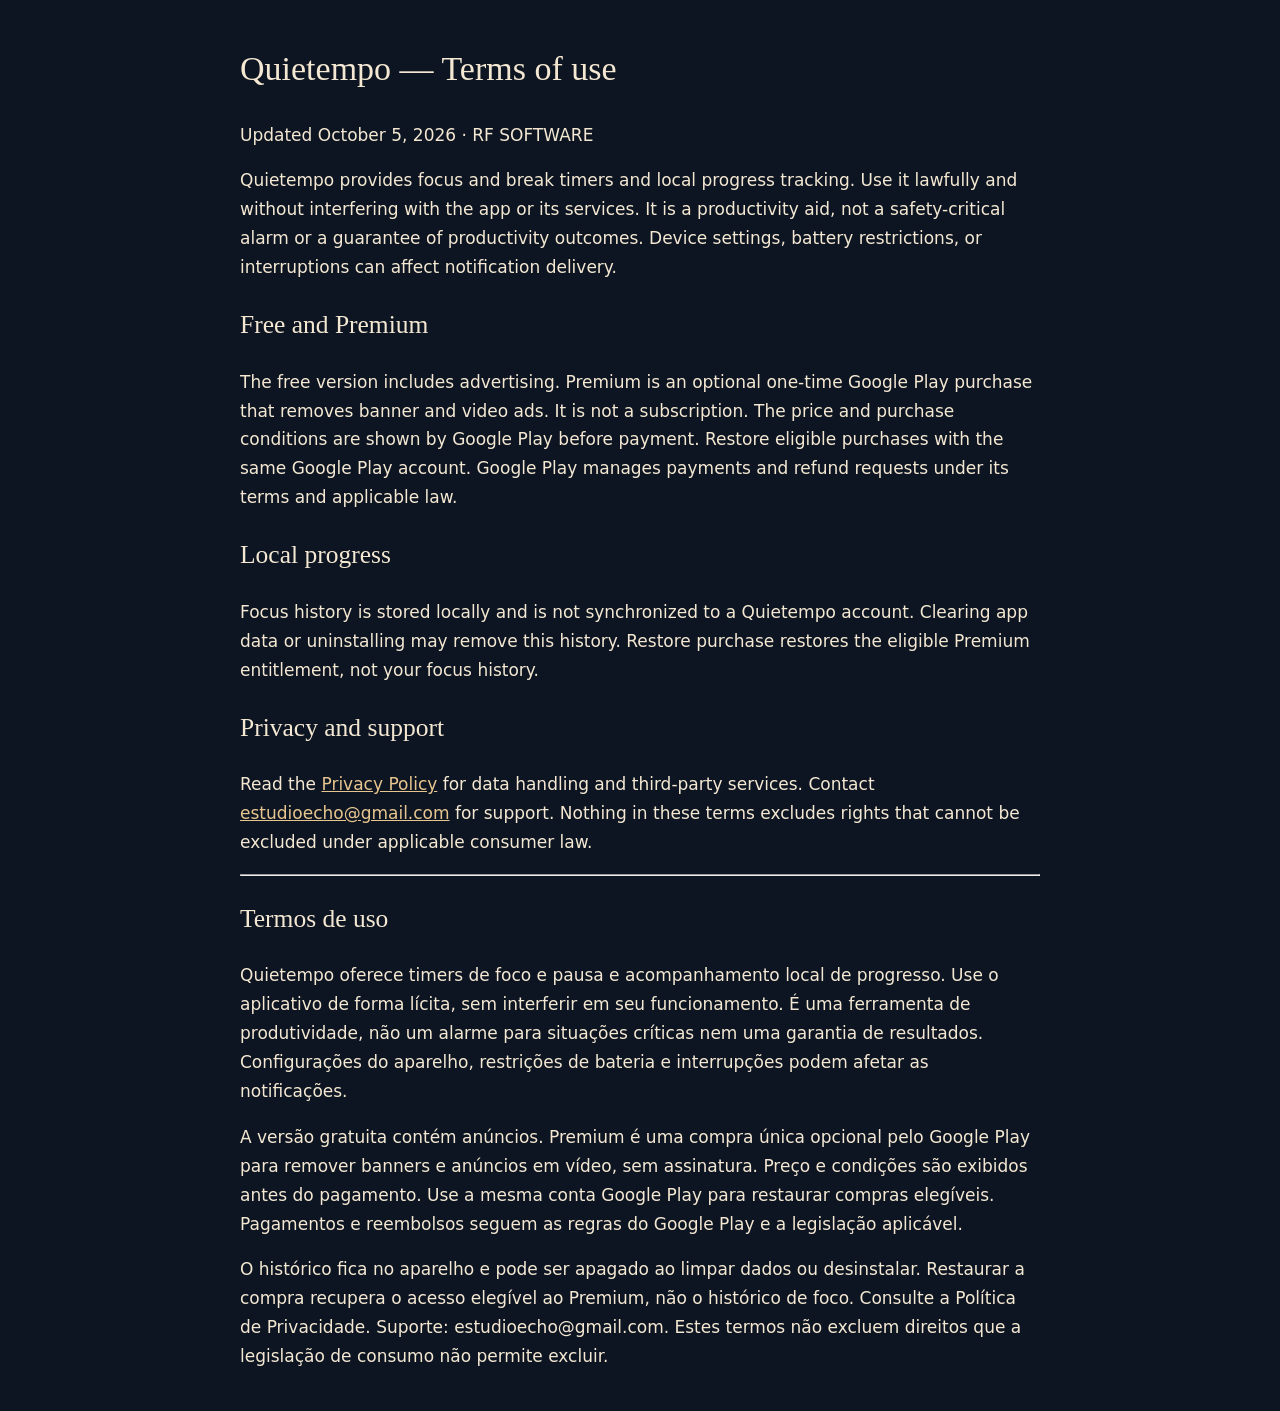
<file: quietempo/terms.html>
<!doctype html><html lang="en"><meta charset="utf-8"><meta name="viewport" content="width=device-width,initial-scale=1"><title>Quietempo — Terms | RF SOFTWARE</title><style>body{max-width:800px;margin:40px auto;padding:0 24px;font:17px/1.7 system-ui;background:#0d1522;color:#f4e8d3}a{color:#e7c58f}h1,h2{font-family:Georgia;font-weight:normal}</style><main><h1>Quietempo — Terms of use</h1><p>Updated October 5, 2026 · RF SOFTWARE</p><p>Quietempo provides focus and break timers and local progress tracking. Use it lawfully and without interfering with the app or its services. It is a productivity aid, not a safety-critical alarm or a guarantee of productivity outcomes. Device settings, battery restrictions, or interruptions can affect notification delivery.</p><h2>Free and Premium</h2><p>The free version includes advertising. Premium is an optional one-time Google Play purchase that removes banner and video ads. It is not a subscription. The price and purchase conditions are shown by Google Play before payment. Restore eligible purchases with the same Google Play account. Google Play manages payments and refund requests under its terms and applicable law.</p><h2>Local progress</h2><p>Focus history is stored locally and is not synchronized to a Quietempo account. Clearing app data or uninstalling may remove this history. Restore purchase restores the eligible Premium entitlement, not your focus history.</p><h2>Privacy and support</h2><p>Read the <a href="privacy.html">Privacy Policy</a> for data handling and third-party services. Contact <a href="mailto:estudioecho@gmail.com">estudioecho@gmail.com</a> for support. Nothing in these terms excludes rights that cannot be excluded under applicable consumer law.</p><hr><section lang="pt-BR"><h1>Termos de uso</h1><p>Quietempo oferece timers de foco e pausa e acompanhamento local de progresso. Use o aplicativo de forma lícita, sem interferir em seu funcionamento. É uma ferramenta de produtividade, não um alarme para situações críticas nem uma garantia de resultados. Configurações do aparelho, restrições de bateria e interrupções podem afetar as notificações.</p><p>A versão gratuita contém anúncios. Premium é uma compra única opcional pelo Google Play para remover banners e anúncios em vídeo, sem assinatura. Preço e condições são exibidos antes do pagamento. Use a mesma conta Google Play para restaurar compras elegíveis. Pagamentos e reembolsos seguem as regras do Google Play e a legislação aplicável.</p><p>O histórico fica no aparelho e pode ser apagado ao limpar dados ou desinstalar. Restaurar a compra recupera o acesso elegível ao Premium, não o histórico de foco. Consulte a Política de Privacidade. Suporte: estudioecho@gmail.com. Estes termos não excluem direitos que a legislação de consumo não permite excluir.</p></section></main></html>
</file>
<file: babydrift/style.css>
:root{color-scheme:dark;--bg:#0e1626;--surface:#162238;--text:#f6f1e8;--muted:#9da9bc;--accent:#c4b5fd}*{box-sizing:border-box}body{margin:0;background:var(--bg);color:var(--text);font:17px/1.75 system-ui,sans-serif}main{max-width:850px;margin:auto;padding:64px 28px}header{display:flex;align-items:center;gap:16px}header img{width:64px;height:64px}h1{font-size:clamp(36px,7vw,64px);line-height:1.1;letter-spacing:-.04em}h2{font-size:24px;margin-top:40px}p,li{color:var(--muted)}a{color:var(--accent);text-underline-offset:4px}nav{display:flex;gap:24px;flex-wrap:wrap;margin:36px 0}.cards{display:grid;grid-template-columns:repeat(auto-fit,minmax(180px,1fr));gap:16px}.card{background:var(--surface);border-radius:24px;padding:24px}.card h2{margin:0;font-size:20px}.eyebrow{font-size:12px;color:#93a7ff;letter-spacing:.18em;font-weight:700}.note{background:var(--surface);border-radius:20px;padding:24px;margin-top:32px}footer{margin-top:56px;padding-top:24px;border-top:1px solid #ffffff18;font-size:13px}
</file>
